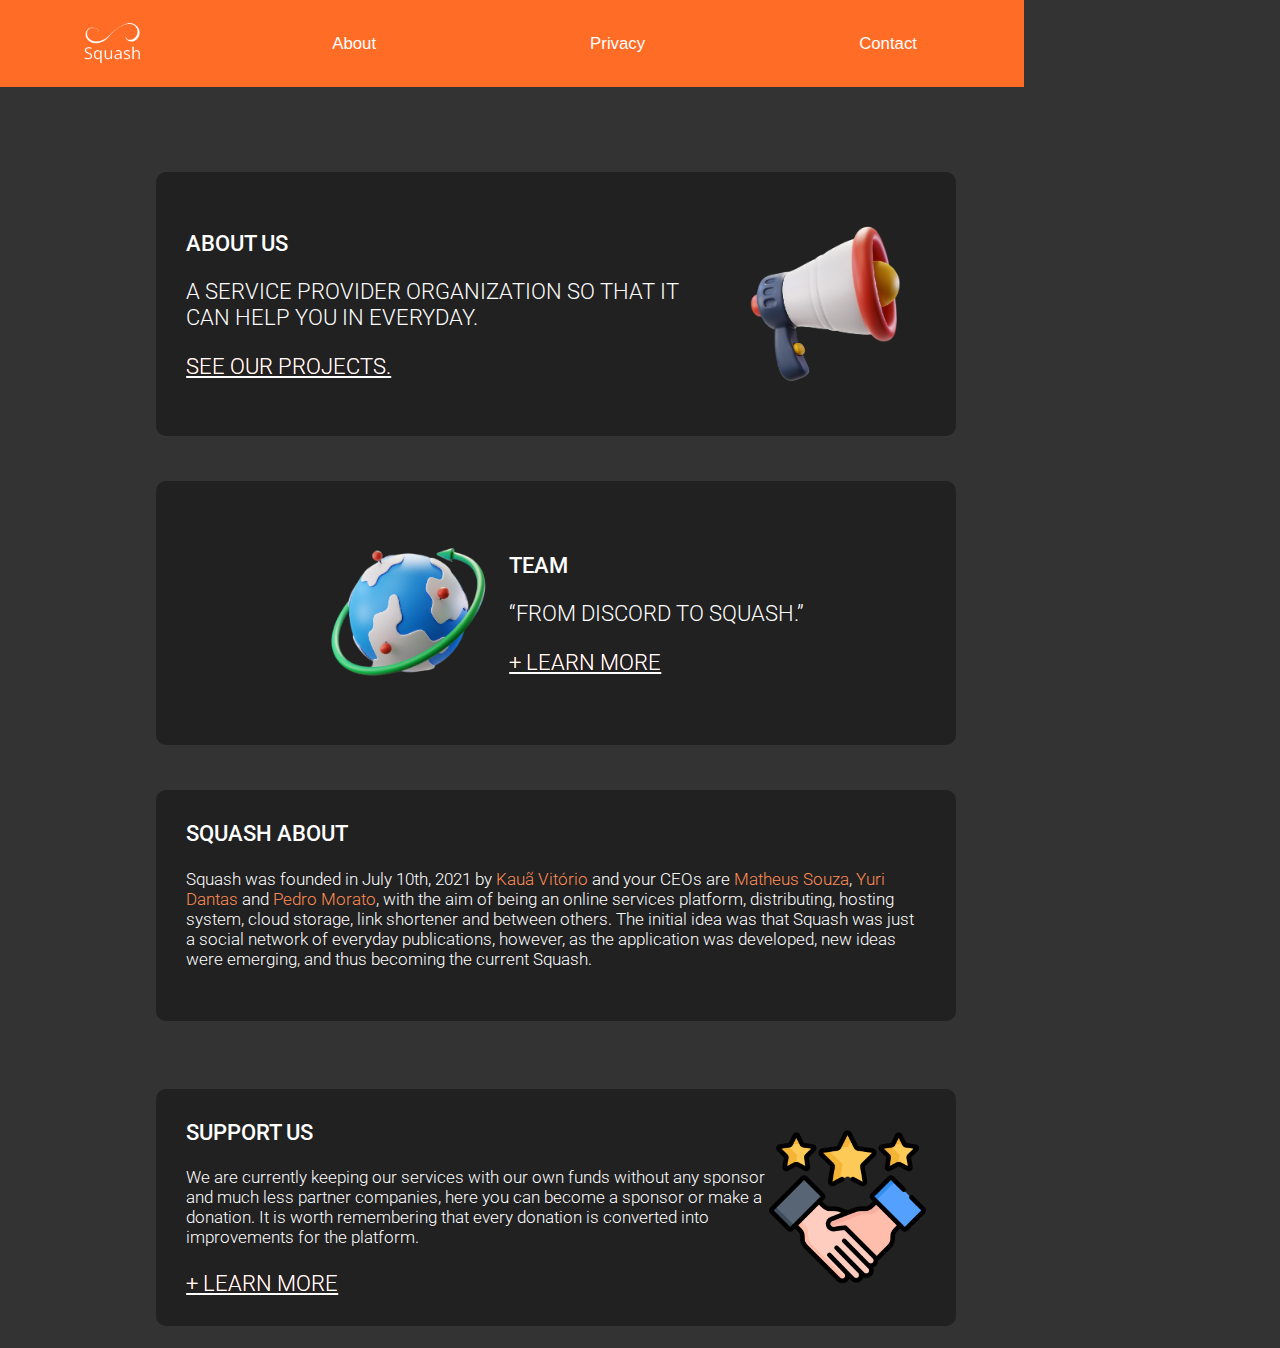
<file: public/index.html>
<!DOCTYPE html>
<html lang="en">
<head>

    <!-- Primary Meta Tags -->
    <meta name="title" content="Squash | Company Info">
    <meta name="description" content="A service provider organization so that it can help you in everyday.">

    <!-- Open Graph / Facebook -->
    <meta property="og:type" content="website">
    <meta property="og:url" content="https://squashc.com/">
    <meta property="og:image" content="https://squashc.com/src/assets/icons/social_app_logo.png">

    <!-- Twitter -->
    <meta property="twitter:card" content="summary_large_image">
    <meta property="twitter:url" content="https://squashc.com/">
    <meta property="twitter:image" content="https://squashc.com/src/assets/icons/social_app_logo.png">

    <meta charset="UTF-8">
    <meta http-equiv="X-UA-Compatible" content="IE=edge">
    <meta name="viewport" content="width=device-width, initial-scale=1.0">

    <title>Squash | Company Info</title>

    <!-- Fonts dependencies -->
    <link rel="preconnect" href="https://fonts.googleapis.com">
    <link rel="preconnect" href="https://fonts.gstatic.com" crossorigin>
    <link href="https://fonts.googleapis.com/css2?family=Roboto:wght@300;400;500&display=swap" rel="stylesheet">
    
    <!-- Icon -->
    <link rel="shortcut icon" href="./src/assets/icons/logo-icon.png" type="image/x-icon">
    
    <!-- Color css -->
    <link rel="stylesheet" href="./src/styles/colors.css" />

    <!-- Main css -->
    <link rel="stylesheet" href="./src/styles/index.css" />

    <!-- Global css -->
    <link rel="stylesheet" href="./src/styles/global.css" />

    <!-- Card css -->
    <link rel="stylesheet" href="./src/styles/cards.css" />

    <!--

        Hi there, hmm what you're looking here for? （っ＾▿＾）
        dont worry, feel free to explor our code 
        (👍≖‿‿≖)👍 👍(≖‿‿≖👍)

    -->
    
</head>
<body>
    <!-- Header Import  -->
    <iframe src="./src/header/index.html"></iframe>

        <!-- Cards Container -->
        <!-- About Us -->
        <section class="section-cards">
            <div class="card">
                <div class="column-text">
                    <h2 class="title-card">About Us</h2>
                    <h3 class="text-card">A SERVICE PROVIDER ORGANIZATION SO THAT IT CAN HELP YOU IN EVERYDAY.</h3>
                    <a href="./projects/index.html" class="text-link gradient-text">See our projects.</a>
                </div>
                <div class="column-img"><img src="./src/assets/img/about.png" class="img-aboutUs" alt=""></div>
            </div>
        </section>

        <!-- Discord history -->
        <section class="section-cards">
            <div class="card">
                <div class="column-img"><img src="./src/assets/img/team.png" class="img-aboutUs" alt=""></div>
                <div class="column-text">
                    <h2 class="title-card">Team</h2>
                    <h3 class="text-card">“FROM DISCORD TO SQUASH.”</h3>
                    <a href="./team/index.html" class="text-link gradient-text"> + Learn More</a>
                </div>
            </div>
        </section>

        <!-- About Squash -->
        <section class="section-cards">
            <div class="card about">
                <div class="column-text about">
                    <h2 class="title-card">Squash About</h2>
                    <h3 class="text-card about">Squash was founded in July 10th, 2021 by <a href="https://kauavitorio.com/" class="spam-card">Kauã Vitório</a> and your CEOs are <a href="https://www.linkedin.com/in/matheusssleite/" class="spam-card">Matheus Souza</a>, <a href="#" class="spam-card">Yuri Dantas</a> and <a href="#" class="spam-card">Pedro Morato</a>, with the aim of being an online services platform, distributing, hosting system, cloud storage, link shortener and between others. The initial idea was that Squash was just a social network of everyday publications, however, as the application was developed, new ideas were emerging, and thus becoming the current Squash.</h3>
                </div>
            </div>
        </section>

        <!-- Support Squash -->
        <section class="section-cards">
            <div class="card">
                <div class="column-text">
                    <h2 class="title-card">Support Us</h2>
                    <h3 class="text-card-semi">We are currently keeping our services with our own funds without any sponsor and much less partner companies, here you can become a sponsor or make a donation. It is worth remembering that every donation is converted into improvements for the platform.</h3>
                    <a href="./support-us/index.html" target="_blank" class="text-link gradient-text"> + Learn More</a>
                </div>
                <div class="column-img"><img src="./src/assets/img/support_card.png" class="img-support-us" alt=""></div>
            </div>
        </section>
    
    <!-- ============ Native Scripts ============ -->
    <script src="./src/scripts/index.js"></script>
</body>
</html>
</file>
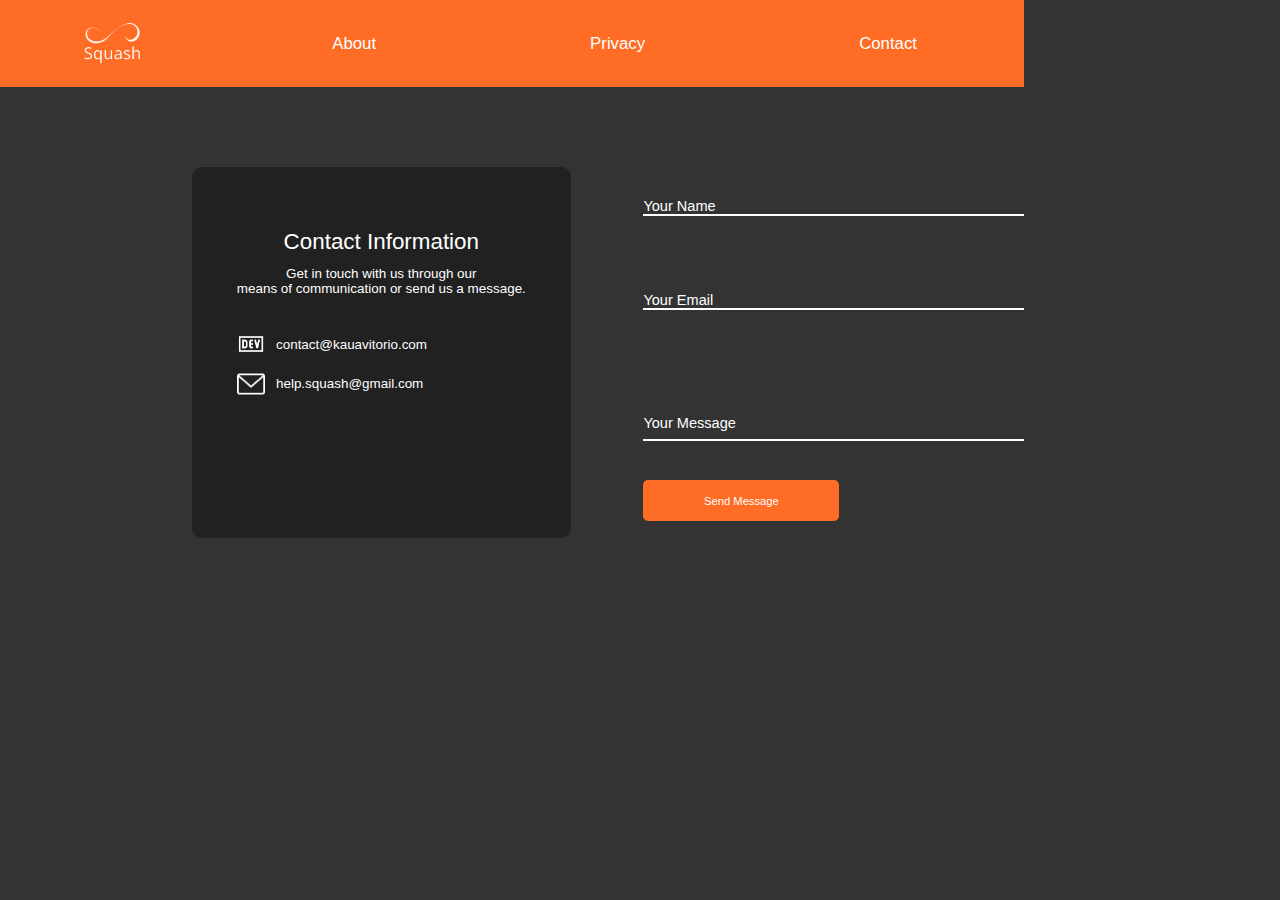
<file: public/contact/index.html>
<!DOCTYPE html>
<html lang="en">
<head>
    <meta charset="UTF-8">
    <meta http-equiv="X-UA-Compatible" content="IE=edge">
    <meta name="viewport" content="width=device-width, initial-scale=1.0">
    <title>Contact - Squash</title>
    
    <!-- Icon -->
    <link rel="shortcut icon" href="../src/assets/icons/logo-icon.png" type="image/x-icon">

    <!-- Color css -->
    <link rel="stylesheet" href="../src/styles/colors.css" />

    <!-- Main css -->
    <link rel="stylesheet" href="../src/styles/index.css" />

    <!-- Global css -->
    <link rel="stylesheet" href="../src/styles/global.css" />

    <!-- Card css -->
    <link rel="stylesheet" href="../src/styles/cards.css" />

    <!-- Contact css -->
    <link rel="stylesheet" href="../src/styles/contact.css" />

</head>
<body>

    <!-- Header Import  -->
    <iframe src="../src/header/index.html"></iframe>

    <div class="container-contact">
        <div class="box-contact">
            <div class="container-text">
                <h2 class="title-contact">Contact Information</h2>
                <h4 class="text-contact">Get in touch with us through our <br>means of communication or send us a message.</h4><br>
                <div class="container-phone">
                    <img src="./assets/icons/ic_dev.png" class="icon-phone" alt="">
                    <h3 class="text-email">contact@kauavitorio.com</h3>
                </div>
                <div class="container-email">
                    <img src="./assets/icons/envelope.png" class="icon-envelope" alt="">
                    <h3 class="text-email">help.squash@gmail.com</h3>
                </div>
            </div>
        </div>
        <div class="box-form">
            <form action="https://formspree.io/f/xzbyqjgg"
                method="POST">

                <!-- User name input -->
                <label for="name" class="sr-only name">Your Name</label>
                <input type="text" name="_name" id="name" class="input-name"  placeholder="Your Name">

                <!-- User email input -->
                <label for="email" class="sr-only email">Your Email</label>
                <input type="email" name="_replyto" id="email" class="input-email" placeholder="Your Email">

                <!-- User message input -->
                <label for="message" class="sr-only message">Message</label>
                <textarea name="message" id="message" class="text-message" cols="30" rows="0" placeholder="Your Message"></textarea>

                <button type="submit" class="btn-form-contact">Send Message</button>
            </form>
        </div>
    </div>
</body>
<script src="../contact/src/script.js"></script>
</html>
</file>
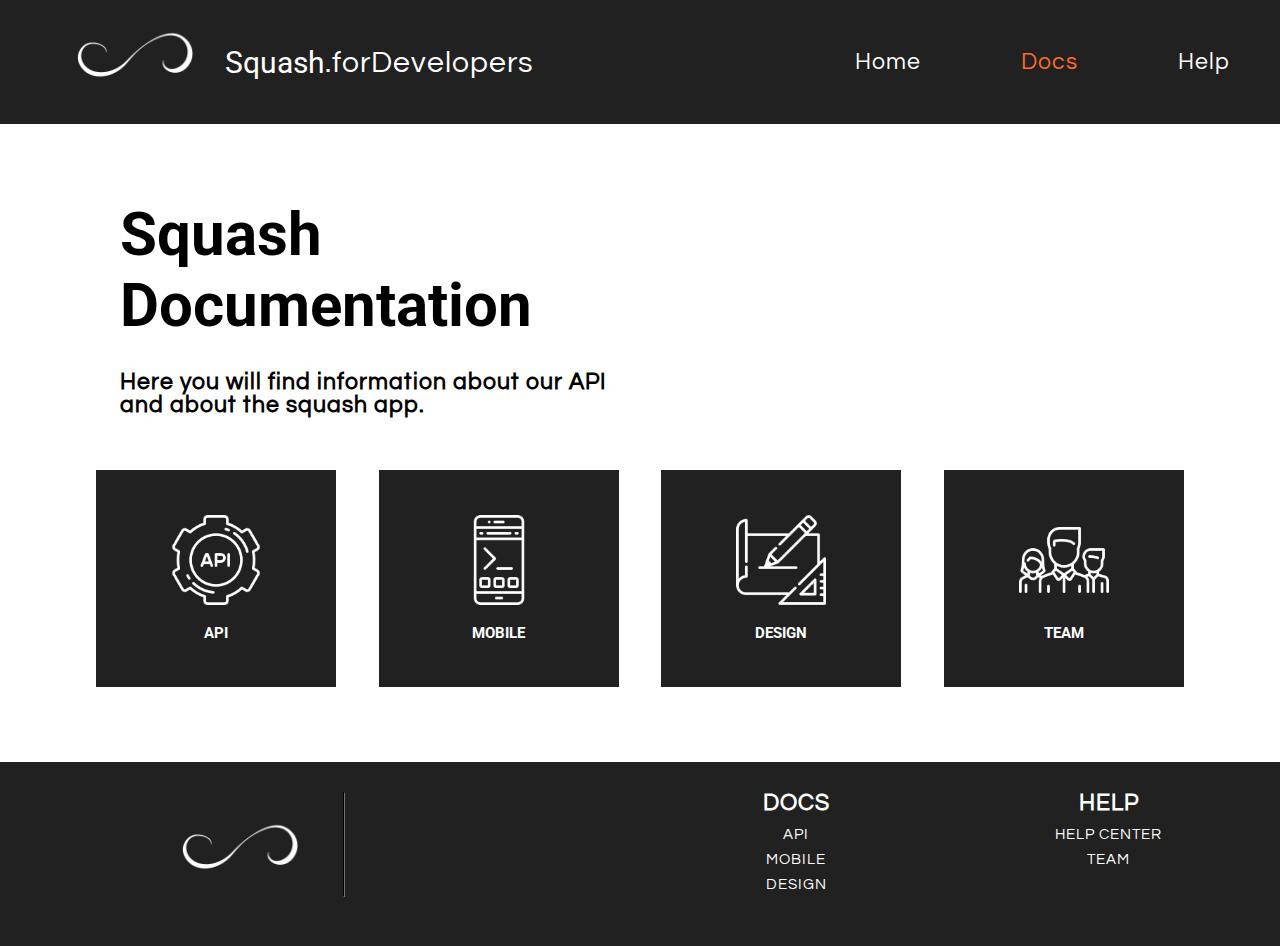
<file: public/documentation/index.html>
<!DOCTYPE html>
<html lang="en">
<head>
    <meta charset="UTF-8">
    <meta http-equiv="X-UA-Compatible" content="IE=edge">
    <meta name="viewport" content="width=device-width, initial-scale=1.0">
    <title>Documentation - Squash</title>
    <link rel="shortcut icon" href="../src/logo/logo_icon.png" type="image/x-icon">
    <link rel="preconnect" href="https://fonts.googleapis.com">
    <link rel="preconnect" href="https://fonts.gstatic.com" crossorigin>
    <link href="https://fonts.googleapis.com/css2?family=Questrial&family=Roboto:wght@300;400;700;900&family=Tajawal&display=swap" rel="stylesheet">
    <link rel="stylesheet" href="./src/css/homeDoc.css">
</head>
<body>
    <header>
        <nav>
            <ul>
                <li><img class="logo" src="../src/logo/logo_icon.png" alt="Logo Squash"></li>
                <a href=""><li class="link squash active">Squash</li></a>
                <a href=""><li class="link dev active">.forDevelopers</li></a>
            </ul>
            <ul class="menu active">
                <!-- <a href=""><img class="menu-icon" src="../icons/menu.png" alt=""></a> -->
                <a href="./index.html"><li class="link action">Home</li></a>
                <a href=""><li id="loc" class="link action">Docs</li></a>
                <a href=""><li class="link action">Help</li></a>
            </ul>
        </nav>
    </header>
    <section>
        <main>
            <h2 class="text-main">Squash<br>Documentation</h2>
            <h3 class="subText-main">Here you will find information about our API<br>
                and about the squash app.</h3>
            <div class="container">
                <div class="block">
                    <img src="../src/icons/api.png" alt="">
                    <h4>API</h4>
                </div>
                <div class="block">
                    <img src="../src/icons/mobile.png" alt="">
                    <h4>Mobile</h4>
                </div>
                <div class="block">
                    <img src="../src/icons/design.png" alt="">
                    <h4>Design</h4>
                </div>
                <div class="block">
                    <img src="../src/icons/team.png" alt="">
                    <h4>Team</h4>
                </div>
            </div>
        </main>
    </section>
    <footer>
        <div class="footer logo">
            <img class="logo" src="../src/logo/logo_icon.png" alt="Logo Squash">
        </div>
        <hr>
        <div class="footer docs">
            <h3>DOCS</h3>
            <a class="text-footer" href=""><p>API</p></a>
            <a class="text-footer" href=""><p>MOBILE</p></a>
            <a class="text-footer" href=""><p>DESIGN</p></a>
        </div>
        <div class="footer help">
            <h3>HELP</h3>
            <a class="text-footer" href=""><p>HELP CENTER</p></a>
            <a class="text-footer" href=""> <p>TEAM</p></a>
        </div>
    </footer>
</body>
</html>
</file>
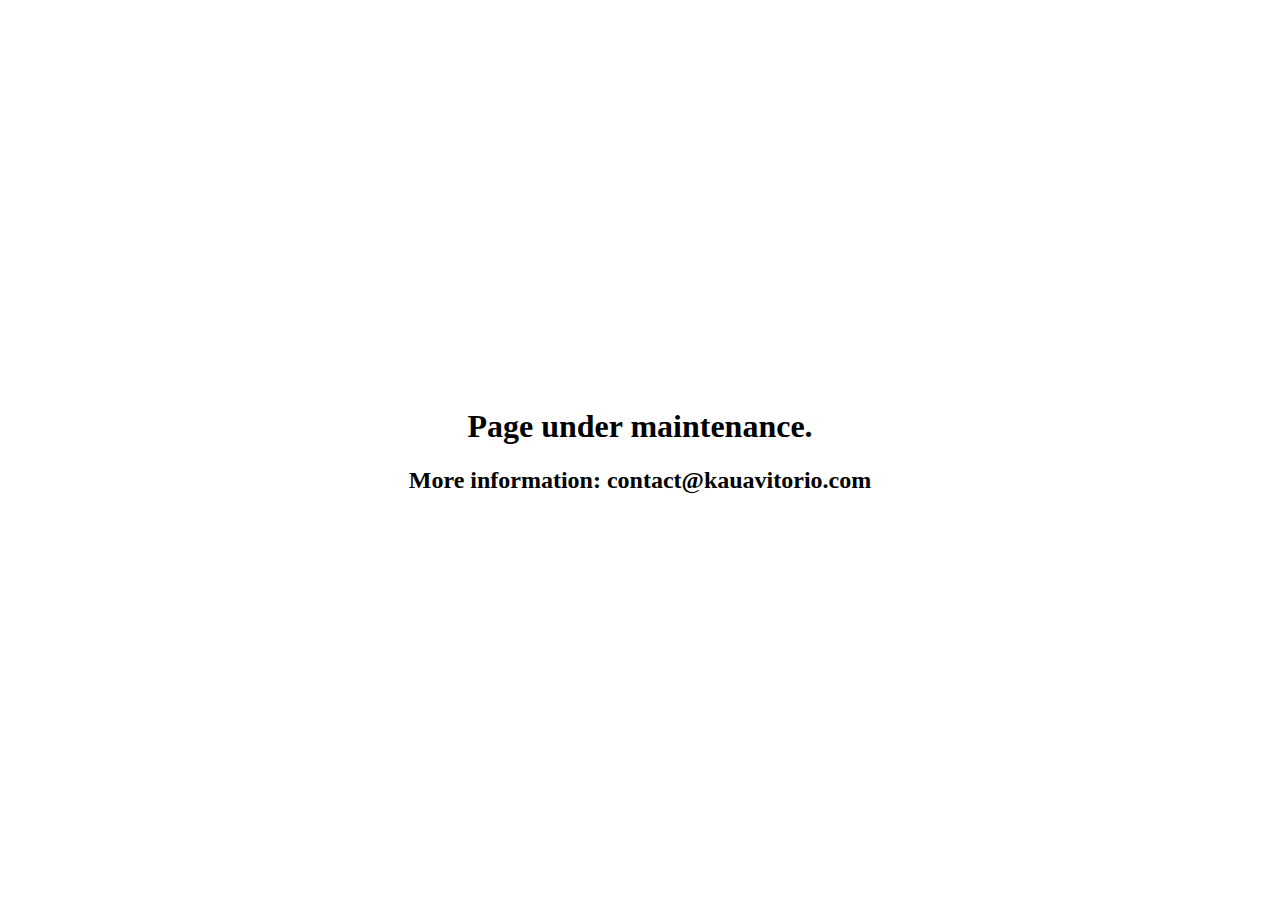
<file: public/old/index.html>
<!DOCTYPE html>
<html lang="en">
<head>
    <meta charset="UTF-8">
    <meta http-equiv="X-UA-Compatible" content="IE=edge">
    <meta name="viewport" content="width=device-width, initial-scale=1.0">
    <title>Squash</title>
    <link rel="shortcut icon" href="https://squash.kauavitorio.com/src/logo/logo_icon.png" type="image/x-icon">
</head>
<body>
    <div style="position: absolute;
    top: 50%;
    left: 50%;
    text-align: center;
    /* bring your own prefixes */
    transform: translate(-50%, -50%);"><h1>Page under maintenance.</h2>
    <h2>More information: contact@kauavitorio.com</h2></div>
</body>
</html>
</file>
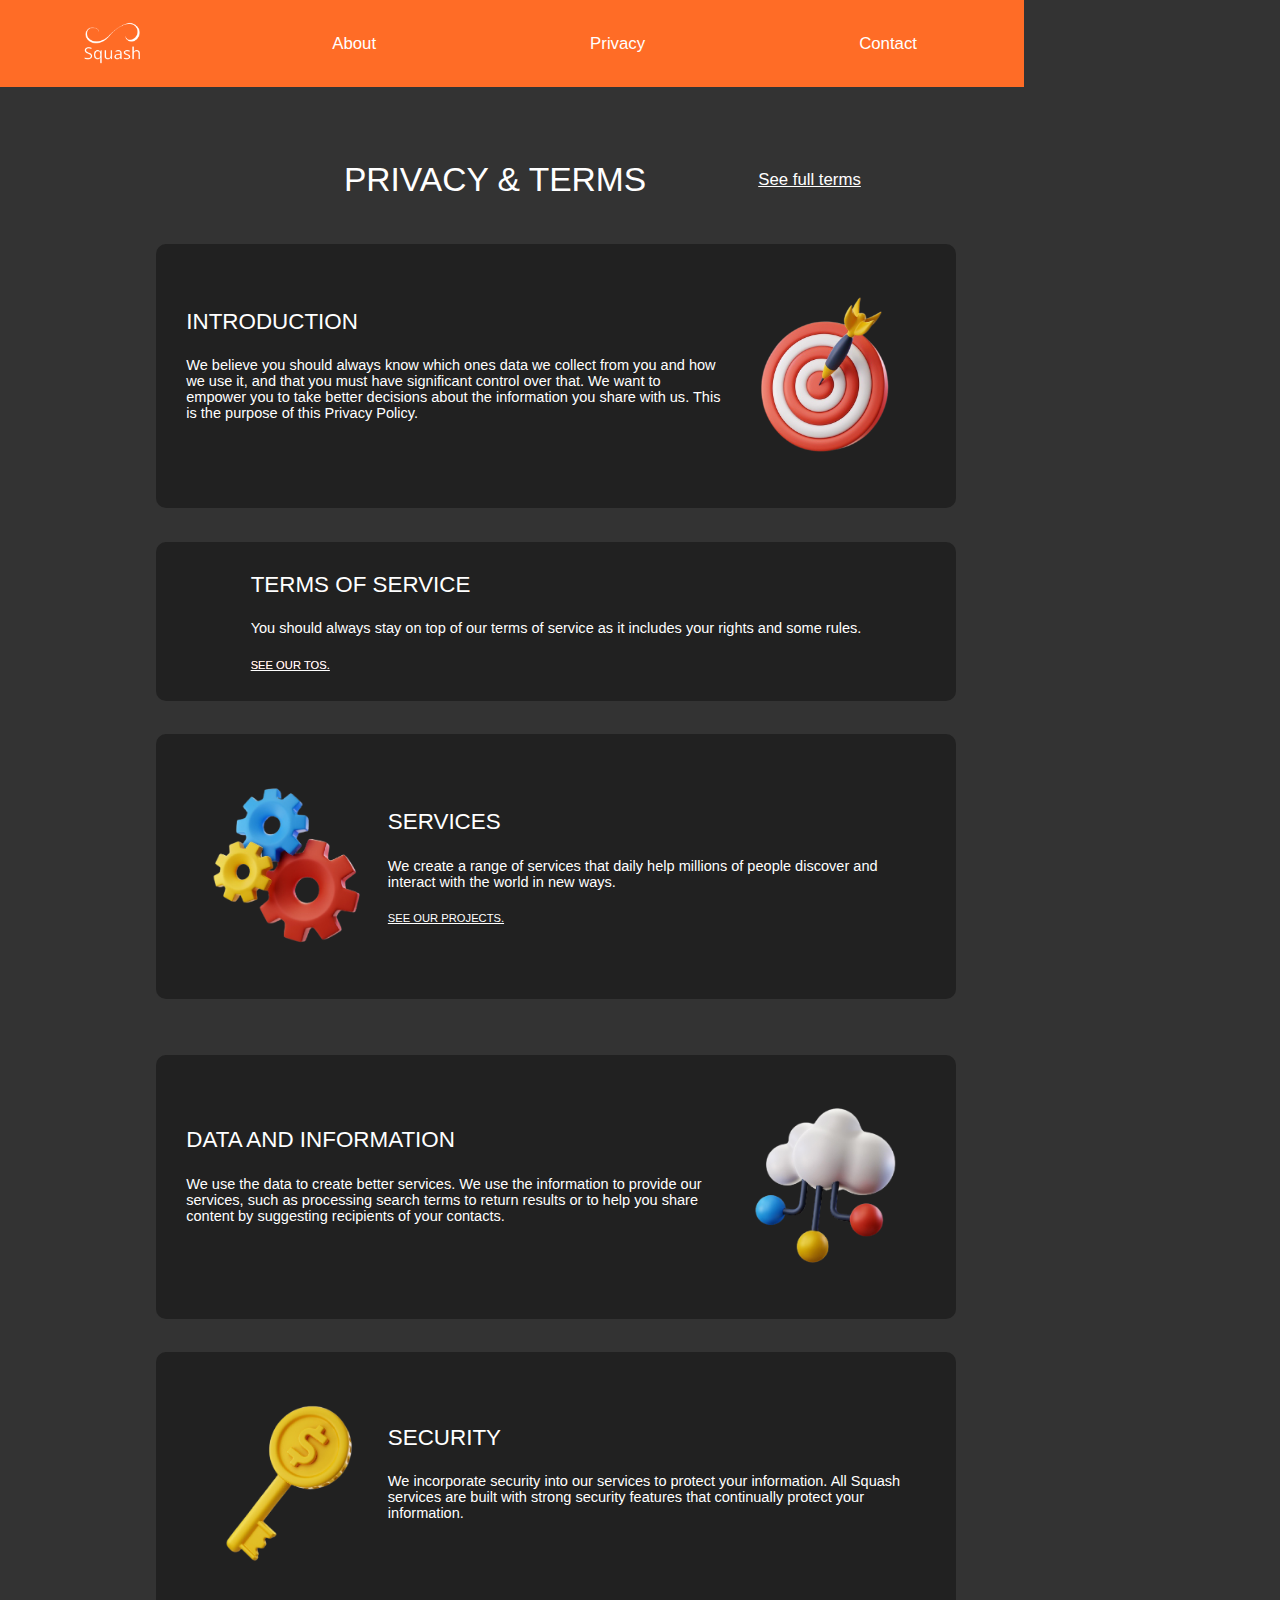
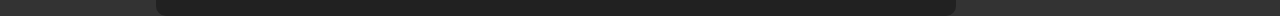
<file: public/privacy/index.html>
<!DOCTYPE html>
<html lang="en">
<head>
    <meta charset="UTF-8">
    <meta http-equiv="X-UA-Compatible" content="IE=edge">
    <meta name="viewport" content="width=device-width, initial-scale=1.0">
    <title>Privacy - Squash</title>

    <!-- Icon -->
    <link rel="shortcut icon" href="https://kauavitorio.com/host-items/logo-icon-png.png" type="image/x-icon">

     <!-- Color css -->
     <link rel="stylesheet" href="../src/styles/colors.css" />

     <!-- Main css -->
     <link rel="stylesheet" href="../src/styles/index.css" />
 
     <!-- Global css -->
     <link rel="stylesheet" href="../src/styles/global.css" />
 
     <!-- Card css -->
     <link rel="stylesheet" href="../src/styles/cards.css" />

     <!-- Privacy css -->
     <link rel="stylesheet" href="../src/styles/privacy.css" />

</head>
<body>
    
    <!-- Header Import  -->
    <iframe src="../src/header/index.html"></iframe>

    <!-- Cards Container -->
    <div class="main-body">

        <!-- Page title theme -->
        <section class="page-header">
            <div class="container-title">
                <h1 class="title-page">Privacy & Terms </h1>
                <a href="https://cloud.squashc.com/privacy/" target="_blank" rel="noopener noreferrer" class="text-privacy-link">See full terms</a>
            </div>
        </section>

        <!-- Introduction Container -->
        <section class="section-cards">
            <div class="card">
                <div class="column-text">
                    <h2 class="title-card">Introduction</h2>
                    <h3 class="text-card privacy">We believe you should always know which ones
                        data we collect from you and how we use it, and
                        that you must have significant control over
                        that. We want to empower you to take better
                        decisions about the information you
                        share with us. This is the purpose of this
                        Privacy Policy.</h3>
                </div>
                <div class="column-img"><img src="./asset/img/introduction.png" class="img-aboutUs" alt=""></div>
            </div>
        </section>

        <!-- Terms of Service -->
        <section class="section-cards">
            <div class="card">
                <div class="column-text">
                    <h2 class="title-card">Terms of Service</h2>
                    <h3 class="text-card privacy">You should always stay on top of our terms of service as it includes your rights and some rules.</h3>
                        <a href="../privacy/tos/index.html" class="text-link privacy  gradient-text">See our TOS.</a>
                </div>
            </div>
        </section>

        <!-- Services Container -->
        <section class="section-cards">
            <div class="card">
                <div class="column-img"><img src="./asset/img/services.png" class="img-aboutUs" alt=""></div>
                <div class="column-text">
                    <h2 class="title-card">Services</h2>
                    <h3 class="text-card privacy">We create a range of services that daily help millions of people discover and interact with the world in new ways.</h3>
                    <a href="../projects/index.html" class="text-link privacy">See our projects.</a>
                </div>
            </div>
        </section>

        <!-- Data and Information Container -->
       <section class="section-cards">
           <div class="card">
               <div class="column-text">
                   <h2 class="title-card">Data and Information</h2>
                   <h3 class="text-card privacy">We use the data to create better services.
                       We use the information to provide our services, such as processing search terms to return results or to help you share content by suggesting recipients of your contacts.</h3>
               </div>
               <div class="column-img"><img src="./asset/img/data.png" class="img-aboutUs" alt=""></div>
           </div>
       </section>

       <!-- Security Container -->
       <section class="section-cards">
           <div class="card">
               <div class="column-img"><img src="./asset/img/key.png" class="img-aboutUs" alt=""></div>
               <div class="column-text">
                   <h2 class="title-card">Security</h2>
                   <h3 class="text-card privacy">We incorporate security into our services to protect your information. All Squash services are built with strong security features that continually protect your information.</h3>
               </div>
           </div>
       </section>
    </div>

    <!-- ======= Main page script ======= -->
    <script src="./src/script.js"></script>
</body>
</html>
</file>
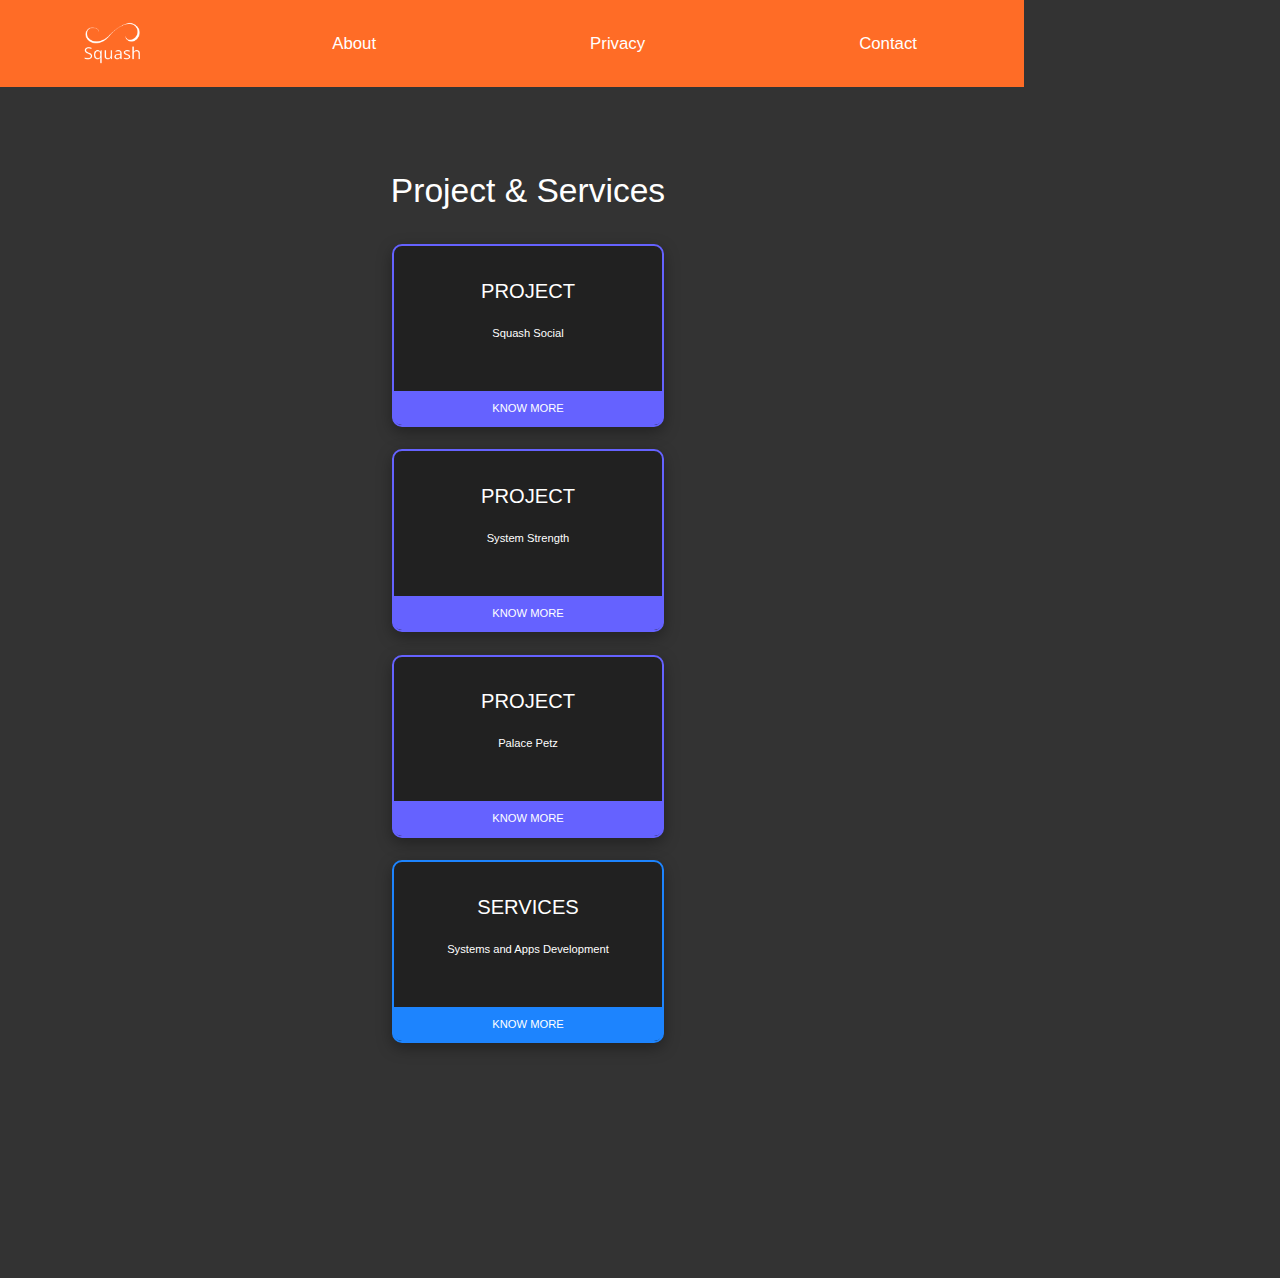
<file: public/projects/index.html>
<!DOCTYPE html>
<html lang="en">
<head>
    <meta charset="UTF-8">
    <meta http-equiv="X-UA-Compatible" content="IE=edge">
    <meta name="viewport" content="width=device-width, initial-scale=1.0">
    <title>Projects & Services - Squash</title>

    <!-- Icon -->
    <link rel="shortcut icon" href="../src/assets/icons/logo-icon.png" type="image/x-icon">
    
    <!-- Color css -->
    <link rel="stylesheet" href="../src/styles/colors.css" />

    <!-- Main css -->
    <link rel="stylesheet" href="../projects/src/style.css" />

    <!-- Global css -->
    <link rel="stylesheet" href="../src/styles/global.css" />

    <!-- Card css -->
    <link rel="stylesheet" href="../src/styles/cards.css" />
    
    <!-- Projects css-->
    <link rel="stylesheet" href="../src/styles/projects.css" />
</head>
<body>
    <!-- Header Import -->
    <iframe src="../src/header/index.html"></iframe>

    <section>
        <h1 class="title-page">Project & Services</h1>
        <div class="container-box">
            <div class="container-projects">
                <div class="box ">
                    <h3>Project</h3><br><br>
                    <h4>Squash Social</h4><br><br>
                    <a href="../projects/social/index.html">Know More</a>
                </div>
                <div class="box">
                    <h3>Project</h3><br><br>
                    <h4>System Strength</h4><br><br>
                    <a href="https://systemstrength.web.app/">Know More</a>
                </div>
                <div class="box">
                    <h3>Project</h3><br><br>
                    <h4>Palace Petz</h4><br><br>
                    <a href="https://play.google.com/store/apps/details?id=co.kaua.palacepetz">Know More</a>
                </div>
            </div>
            <div class="container-services">
                <!-- <div class="box">
                    <h3>Services</h3><br><br>
                    <h4>URL shortener</h4><br><br>
                    <a href="#" onclick="alert(`Under Development`)">Know More</a>
                </div> -->
                <div class="box">
                    <h3>Services</h3><br><br>
                    <h4>Systems and Apps Development</h4><br><br>
                    <a href="../projects/development/index.html">Know More</a>
                </div>
                <!-- <div class="box">
                    <h3>Services</h3><br><br>
                    <h4>Storage Service (Squash Cloud)</h4><br><br>
                    <a href="#" onclick="alert(`Under Development`)">Know More</a>
                </div> -->
            </div>
        </div>
    </section>
</body>
</html>
</file>
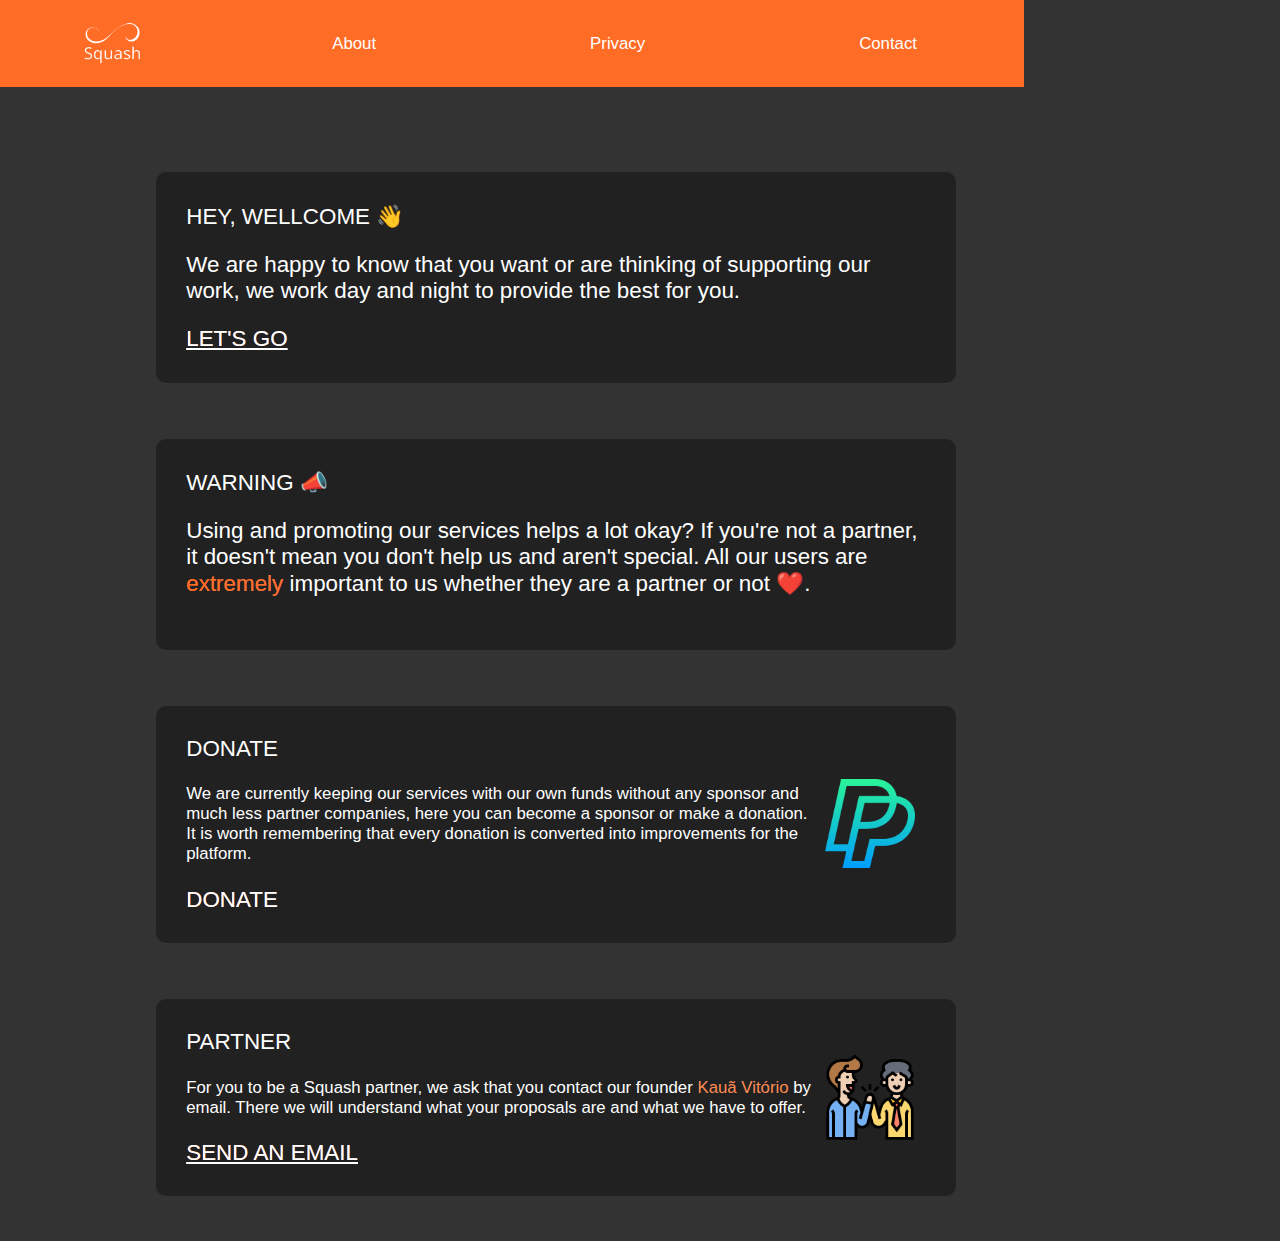
<file: public/support-us/index.html>
<!DOCTYPE html>
<html lang="en">
<head>

    <!-- Primary Meta Tags -->
    <meta name="title" content="Support Us - Squash">
    <meta name="description" content="A service provider organization so that it can help you in everyday.">

    <!-- Open Graph / Facebook -->
    <meta property="og:type" content="website">
    <meta property="og:url" content="https://squashc.com/">
    <meta property="og:image" content="https://squashc.com/src/assets/icons/social_app_logo.png">

    <!-- Twitter -->
    <meta property="twitter:card" content="summary_large_image">
    <meta property="twitter:url" content="https://squashc.com/">
    <meta property="twitter:image" content="https://squashc.com/src/assets/icons/social_app_logo.png">

    <meta charset="UTF-8">
    <meta http-equiv="X-UA-Compatible" content="IE=edge">
    <meta name="viewport" content="width=device-width, initial-scale=1.0">
    <title>Support Us - Squash</title>
    
    <!-- Icon -->
    <link rel="shortcut icon" href="../src/assets/icons/logo-icon.png" type="image/x-icon">
    
    <!-- Color css -->
    <link rel="stylesheet" href="../src/styles/colors.css" />

    <!-- Main css -->
    <link rel="stylesheet" href="../support-us/src/style.css" />

    <!-- index css -->
    <link rel="stylesheet" href="../src/styles/index.css" />

    <!-- Global css -->
    <link rel="stylesheet" href="../src/styles/global.css" />

    <!-- Card css -->
    <link rel="stylesheet" href="../src/styles/cards.css" />

</head>
<body>

    <!-- Header Import  -->
    <iframe src="../src/header/index.html"></iframe>


    <!-- Cards Container -->
    <!-- Hey, wellcome 👋 -->
    <section class="section-cards">
        <div class="card">
            <div class="column-text">
                <h2 class="title-card">Hey, wellcome 👋</h2>
                <h3 class="text-card">We are happy to know that you want or are thinking of supporting our work, we work day and night to provide the best for you.</h3>
                <a href="#donate-section" class="text-link gradient-text">Let's go</a>
            </div>
        </div>
    </section>

    <!-- Warning -->
    <section class="section-cards">
        <div class="card">
            <div class="column-text">
                <h2 class="title-card">Warning 📣</h2>
                <h3 class="text-card">Using and promoting our services helps a lot okay? If you're not a partner, it doesn't mean you don't help us and aren't special. All our users are <spam class="gradient-text">extremely</spam> important to us whether they are a partner or not ❤️.
                </h3>
            </div>
        </div>
    </section>

    <!-- Donate -->
    <section class="section-cards" id="donate-section">
        <div class="card">
            <div class="column-text">
                <h2 class="title-card">Donate</h2>
                <h3 class="text-card-semi">We are currently keeping our services with our own funds without any sponsor and much less partner companies, here you can become a sponsor or make a donation. It is worth remembering that every donation is converted into improvements for the platform.</h3>
                <a onclick="alertDonate()" target="_blank" class="text-link gradient-text">Donate</a>
            </div>
            <div class="column-img"><img src="../src/assets/icons/ic_paypal.png" class="img-aboutUs short" alt=""></div>
        </div>
    </section>

    <!-- Partner -->
    <section class="section-cards" id="partner-section">
            <div class="card">
                <div class="column-text">
                    <h2 class="title-card">Partner</h2>
                    <h3 class="text-card-semi">For you to be a Squash partner, we ask that you contact our founder <a href="https://kauavitorio.com/" class="spam-card">Kauã Vitório</a> by email. There we will understand what your proposals are and what we have to offer.</h3>
                    <a href="mailto:contact@kauavitorio.com?subject=I want to be a Squash partner"
                    target="_blank" class="text-link gradient-text">Send an email</a>
                </div>
                <div class="column-img"><img src="../src/assets/img/img_alliance.png" class="img-aboutUs short" alt=""></div>
            </div>
        </section>


    <!-- Smooth scrolling  -->
    <script>
        document.querySelectorAll('a[href^="#"]').forEach(a => {
            a.addEventListener('click', function (e) {
                e.preventDefault();
                var href = this.getAttribute("href");
                var elem = document.querySelector(href)||document.querySelector("a[name="+href.substring(1, href.length)+"]");
                //gets Element with an id of the link's href 
                //or an anchor tag with a name attribute of the href of the link without the #
                window.scroll({
                    top: elem.offsetTop, 
                    left: 0, 
                    behavior: 'smooth' 
                });
            });
        });
    </script>

    <!-- Donater alert warning -->
    <!-- This notice needs to be checked when the final version is ready -->
    <script>
        function alertDonate(){
            if (window.confirm('Warning !!\nThe recipient of the donation must appear as Roberto Victorio or kauavitorioof@gmail.com'))
            {
                window.open('https://www.paypal.com/donate?hosted_button_id=Z8RBWU4EGXR2N', '_blank');
            }
        }
    </script>
    
</body>
</html>
</file>
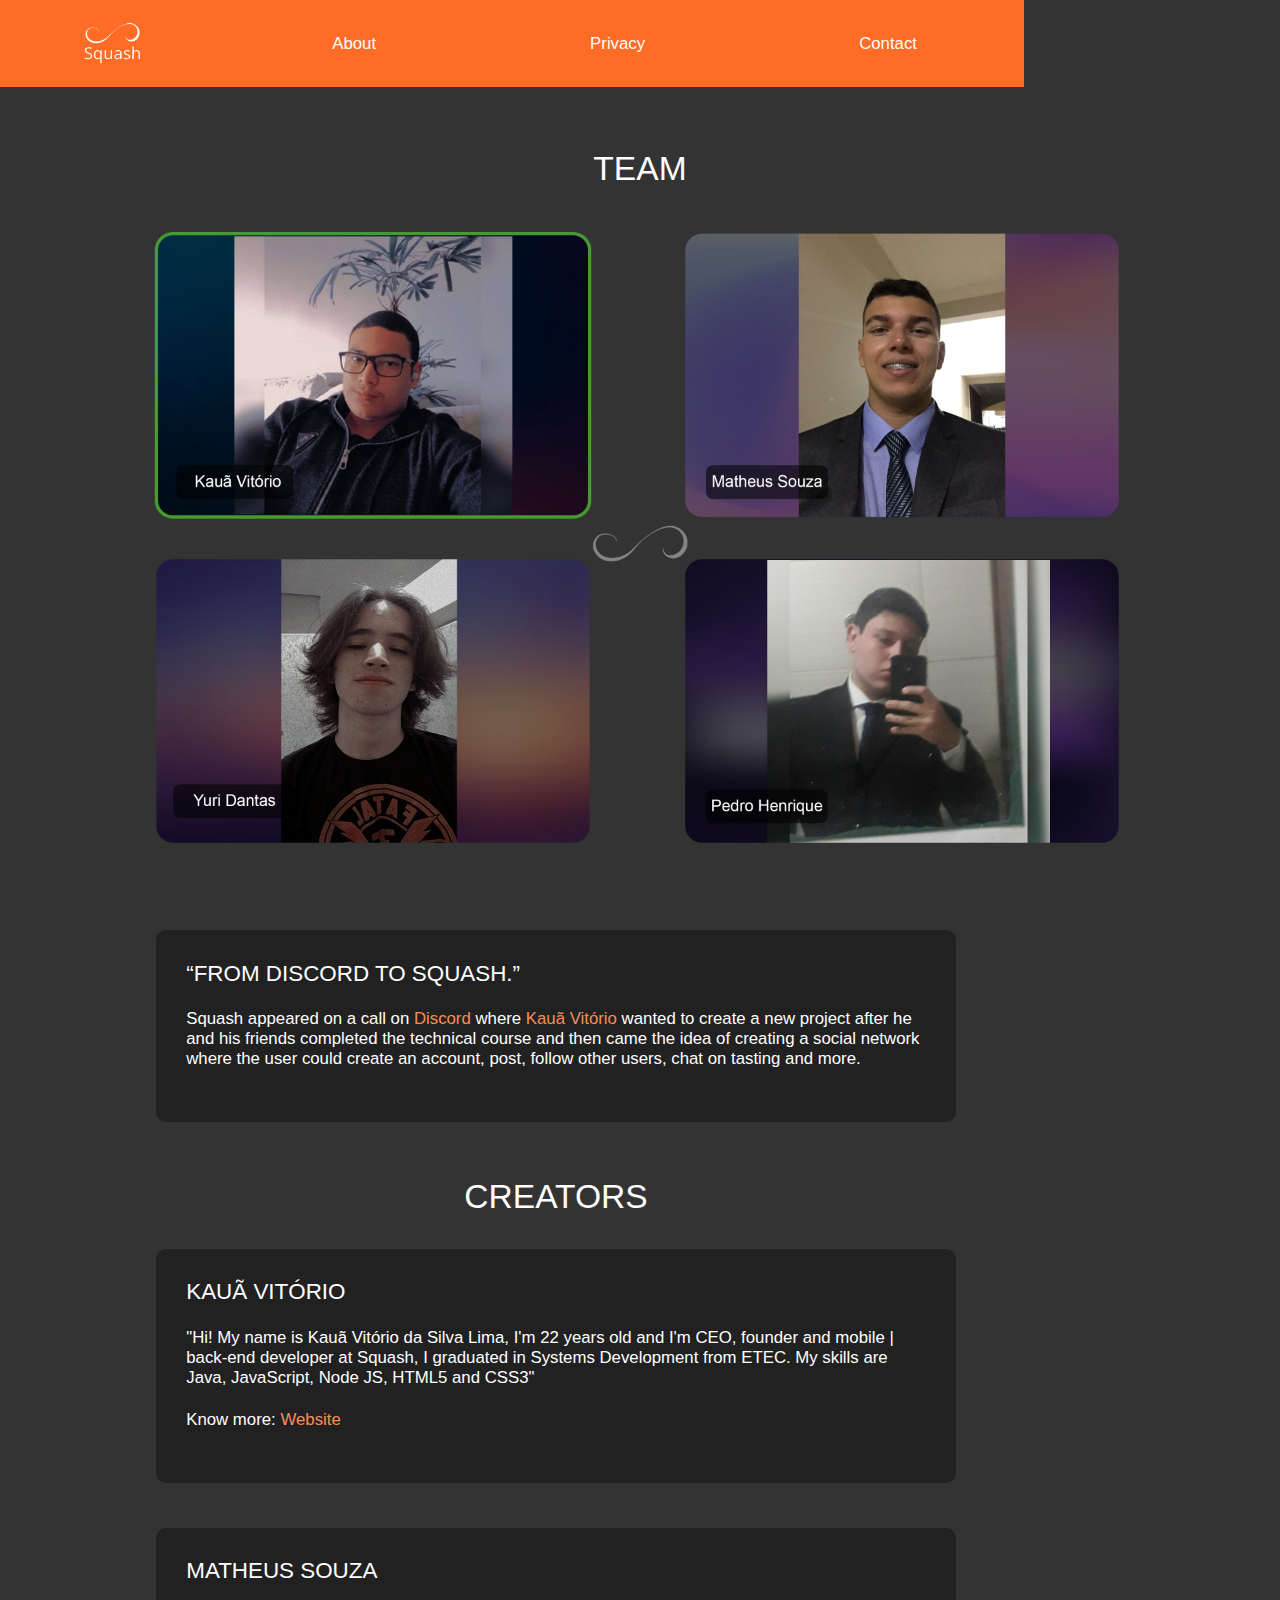
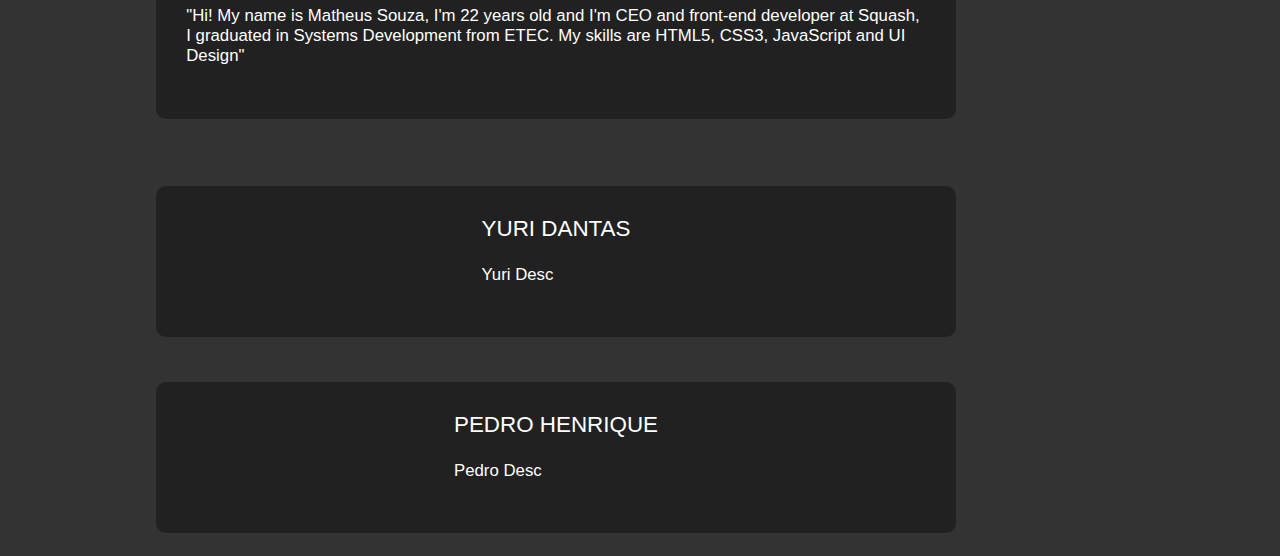
<file: public/team/index.html>
<!DOCTYPE html>
<html lang="en">
<head>
    <meta charset="UTF-8">
    <meta http-equiv="X-UA-Compatible" content="IE=edge">
    <meta name="viewport" content="width=device-width, initial-scale=1.0">
    <title>Squash | Team</title>

    <!-- Icon -->
    <link rel="shortcut icon" href="../Design/logo/logo-icon-png.png" type="image/x-icon">

    <!-- Color css -->
    <link rel="stylesheet" href="../src/styles/colors.css" />

    <!-- Main css -->
    <link rel="stylesheet" href="../src/styles/index.css" />

    <!-- Global css -->
    <link rel="stylesheet" href="../src/styles/global.css" />

    <!-- Card css -->
    <link rel="stylesheet" href="../src/styles/cards.css" />

    <!-- Team css -->
    <link rel="stylesheet" href="../src/styles/team.css" />

</head>
<body>
    <!-- Header Import  -->
    <iframe src="../src/header/index.html"></iframe>

    <div class="container-team" id="squash-team-pic">
        <h1 class="title">TEAM</h1>
        <div class="container-cards">
            <img src="../Design/Team/team_image_no_bg.png" class="img-team" alt="">
        </div>
    </div>

    <!-- “FROM DISCORD TO SQUASH.” -->
    <section class="section-cards" id="from-discord">
        <div class="card about">
            <div class="column-text about">
                <h2 class="title-card">“FROM DISCORD TO SQUASH.”</h2>
                <h3 class="text-card-semi">Squash appeared on a call on <a href="https://discord.com/" class="spam-card">Discord</a> where <a href="https://kauavitorio.com/" class="spam-card">Kauã Vitório</a> wanted to create a new project after he and his friends completed the technical course and then came the idea of creating a social network where the user could create an account, post, follow other users, chat on tasting and more.</h3>
            </div>
        </div>
    </section>

    <!-- Squash Creators -->
    <section id="creators">

        <!-- Title -->
        <section class="page-header">
            <div class="container-title">
                <h1 class="title-page">CREATORS</h1>
            </div>
        </section>

        <!-- Kaua Vitorio -->
        <section class="section-cards" id="kaua-vitorio">
            <div class="card about">
                <div class="column-text about">
                    <h2 class="title-card">Kauã Vitório</h2>
                    <h3 class="text-card-semi" id="desc-kaua-vitorio"></h3>
                    <h3 class="text-card-semi" id="more-kaua-vitorio">Know more: <a href="https://kauavitorio.com/" class="spam-card" >Website</a></h3>
                </div>
            </div>
        </section>

        <!-- Matheus Souza -->
        <section class="section-cards" id="matehus-souza">
            <div class="card about">
                <div class="column-text about">
                    <h2 class="title-card">Matheus Souza</h2>
                    <h3 class="text-card-semi" id="desc-matheus-souza"></h3>
                </div>
            </div>
        </section>

        <!-- Yuri Dantas -->
        <section class="section-cards" id="yuri-dantas">
            <div class="card about">
                <div class="column-text about">
                    <h2 class="title-card">Yuri Dantas</h2>
                    <h3 class="text-card-semi">Yuri Desc</h3>
                </div>
            </div>
        </section>

        <!-- Pedro Henrique -->
        <section class="section-cards" id="pedro-henrique">
            <div class="card about">
                <div class="column-text about">
                    <h2 class="title-card">Pedro Henrique</h2>
                    <h3 class="text-card-semi">Pedro Desc</h3>
                </div>
            </div>
        </section>

    </section>

    <script>
    function calculate_age(dob) { 
        var diff_ms = Date.now() - dob.getTime();
        var age_dt = new Date(diff_ms); 
        return Math.abs(age_dt.getUTCFullYear() - 1970);
    }

    var kaua_age = calculate_age(new Date(2004, 04, 31));
    var matheus_age = calculate_age(new Date(2003, 08, 29));

    var desc_matheus = document.getElementById("desc-matheus-souza");
    desc_matheus.innerHTML = `"Hi!
                            My name is Matheus Souza, I'm `+ matheus_age +` years old and I'm CEO and front-end developer at Squash, I graduated in Systems Development from ETEC. My skills are HTML5, CSS3, JavaScript and UI Design"`

    var desc_kaua = document.getElementById("desc-kaua-vitorio");
    desc_kaua.innerHTML = `"Hi!
                            My name is Kauã Vitório da Silva Lima, I'm `+ kaua_age +` years old and I'm CEO, founder and mobile | back-end developer at Squash, I graduated in Systems Development from ETEC. My skills are Java, JavaScript, Node JS, HTML5 and CSS3"`

    </script>
</body>
</html>
</file>
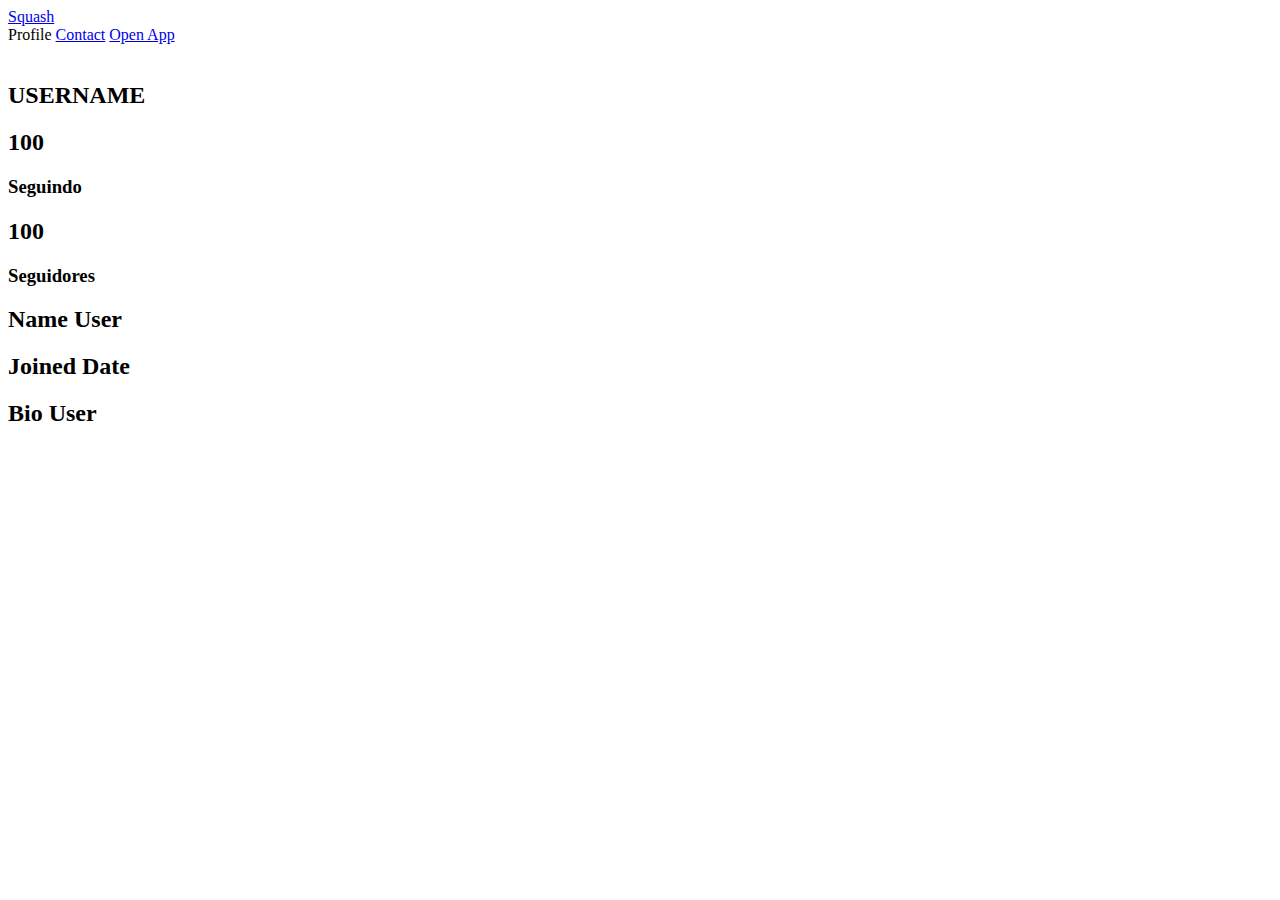
<file: public/old/profile/index.html>
<!DOCTYPE html>
<html lang="en">
<head>
    <meta charset="UTF-8">
    <meta http-equiv="X-UA-Compatible" content="IE=edge">
    <meta name="viewport" content="width=device-width, initial-scale=1.0">
    <title>Squash - Loading</title>
    <link rel="shortcut icon" href="https://squash.kauavitorio.com/src/logo/logo_icon.png" type="image/x-icon">
    <link rel="stylesheet" href="https://squash.kauavitorio.com/profile/src/css/index.css">
</head>
<body>
    <!-- Header -->
    <div class="header">
        <a href="https://squash.kauavitorio.com" class="logo">Squash</a>
        <div class="header-right">
            <a id="profile_header_buttom" class="active">Profile</a>
            <a href="https://www.kauavitorio.com/contact">Contact</a>
            <a href="intent://squash-app?directLink=true#Intent;scheme=squash;package=dev.kaua.squash;end">Open App</a>
        </div>
    </div>

    <!-- Body -->
    <div class="body">
        <div class="user_info_container">
            <img id="user_profile_image" class="user_image" style="border-radius: 50%">
            <div class="base_info">
                <h2 class="txt_username" id="username_text">USERNAME</h2>
                <div class="base_followers_ing">
                    <div class="following">
                        <h2 id="txt_following">100</h2>
                        <h3 class="base_following" id="base_following">Seguindo</h3>
                    </div>
                    <div class="followers">
                        <h2 id="txt_followers">100</h2>
                        <h3 class="base_followers" id="base_followers">Seguidores</h3>
                    </div>
                </div>
                <h2 id="name_user">Name User</h2>
                <h2 id="joined_date">Joined Date</h2>
                <h2 id="bio_user">Bio User</h2>
            </div>
        </div>
    </div>

<!--<script src="./src/js/index.js"></script>-->
<script src="https://squash.kauavitorio.com/profile/src/js/index.js"></script> 
</body>
</html>
</file>
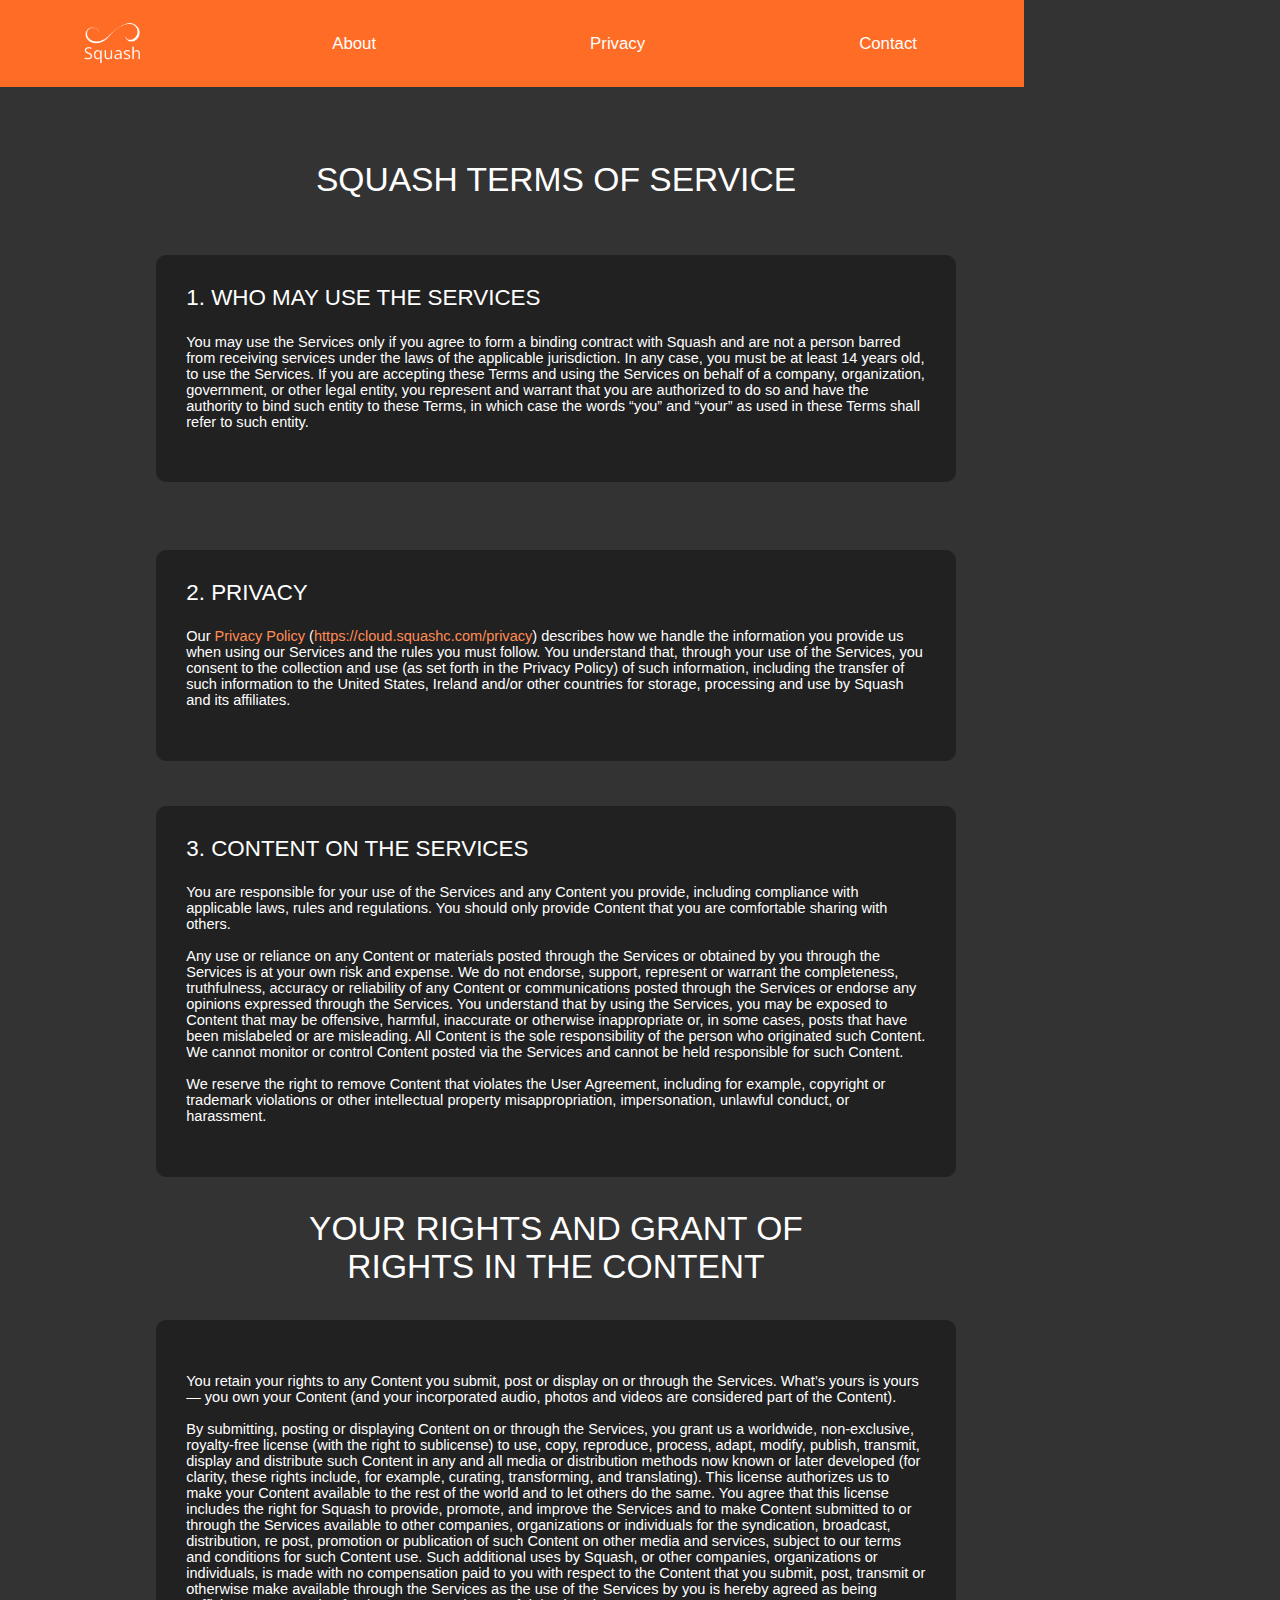
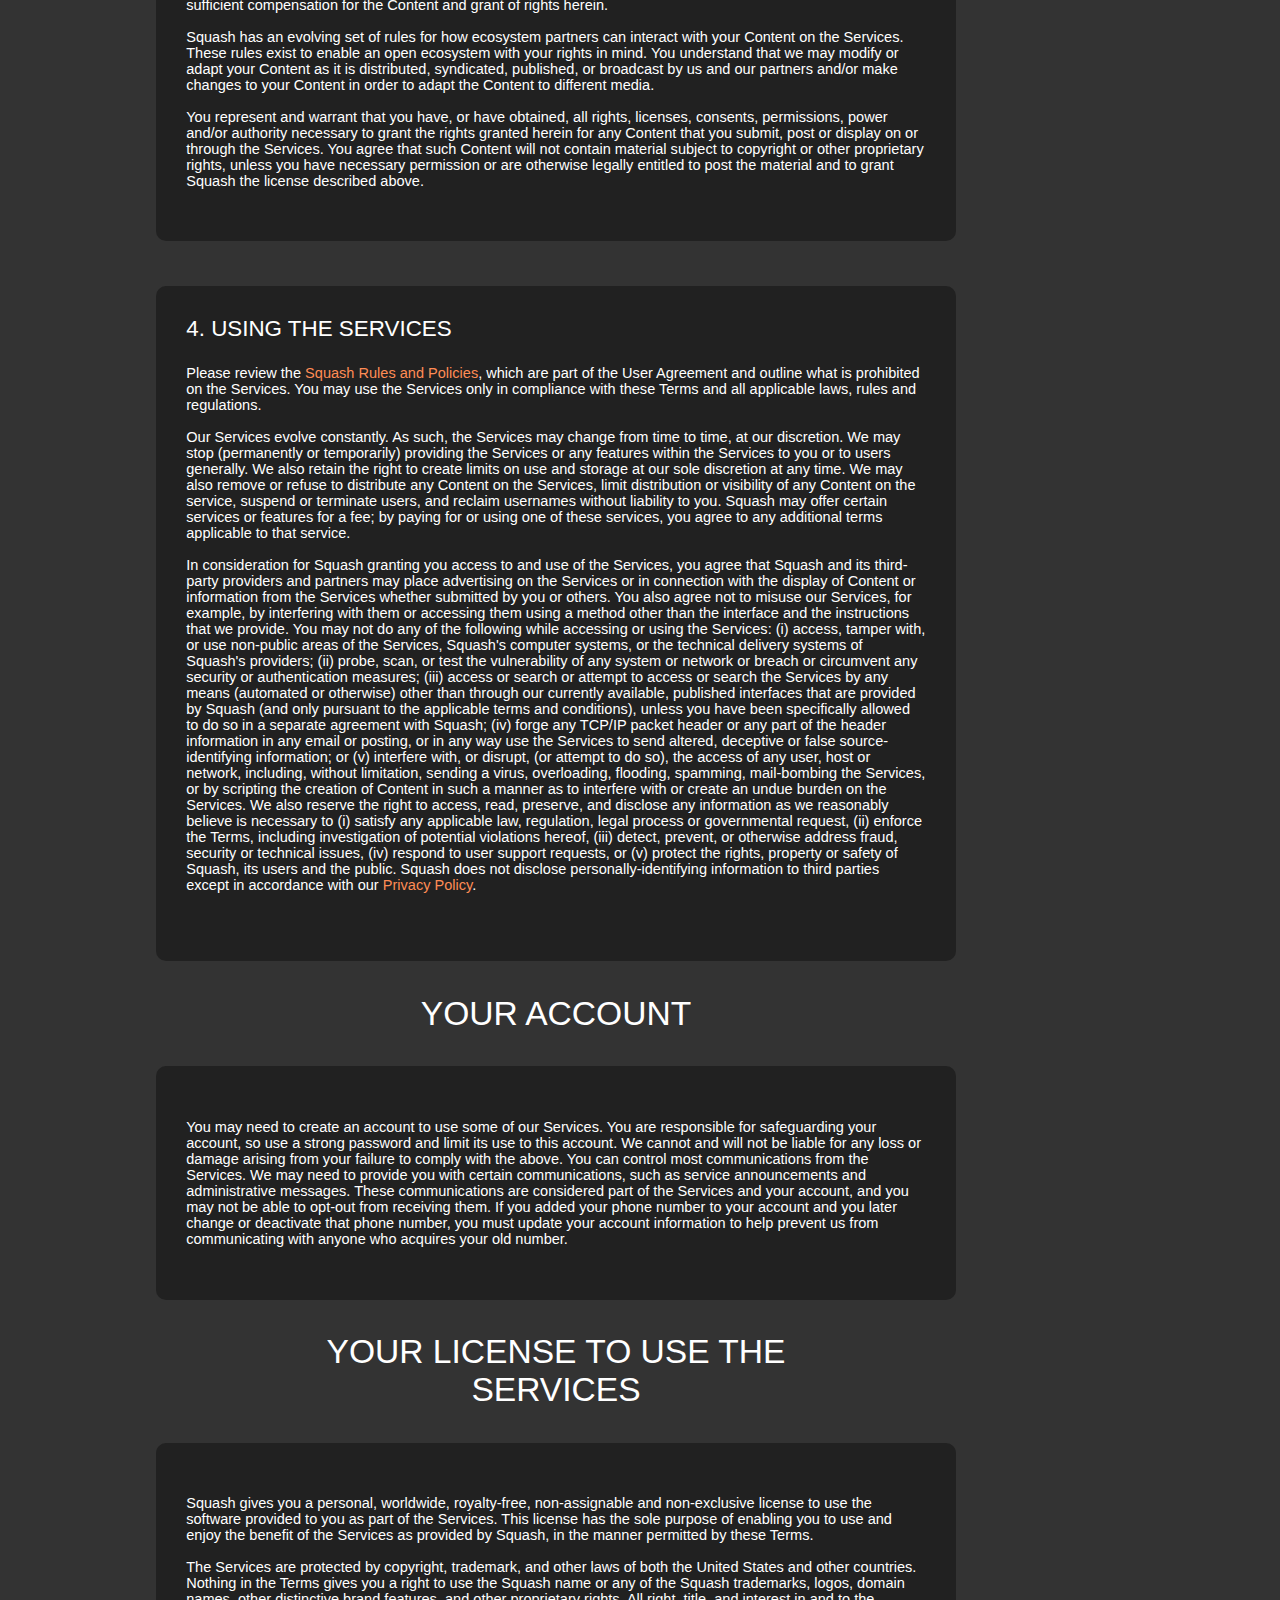
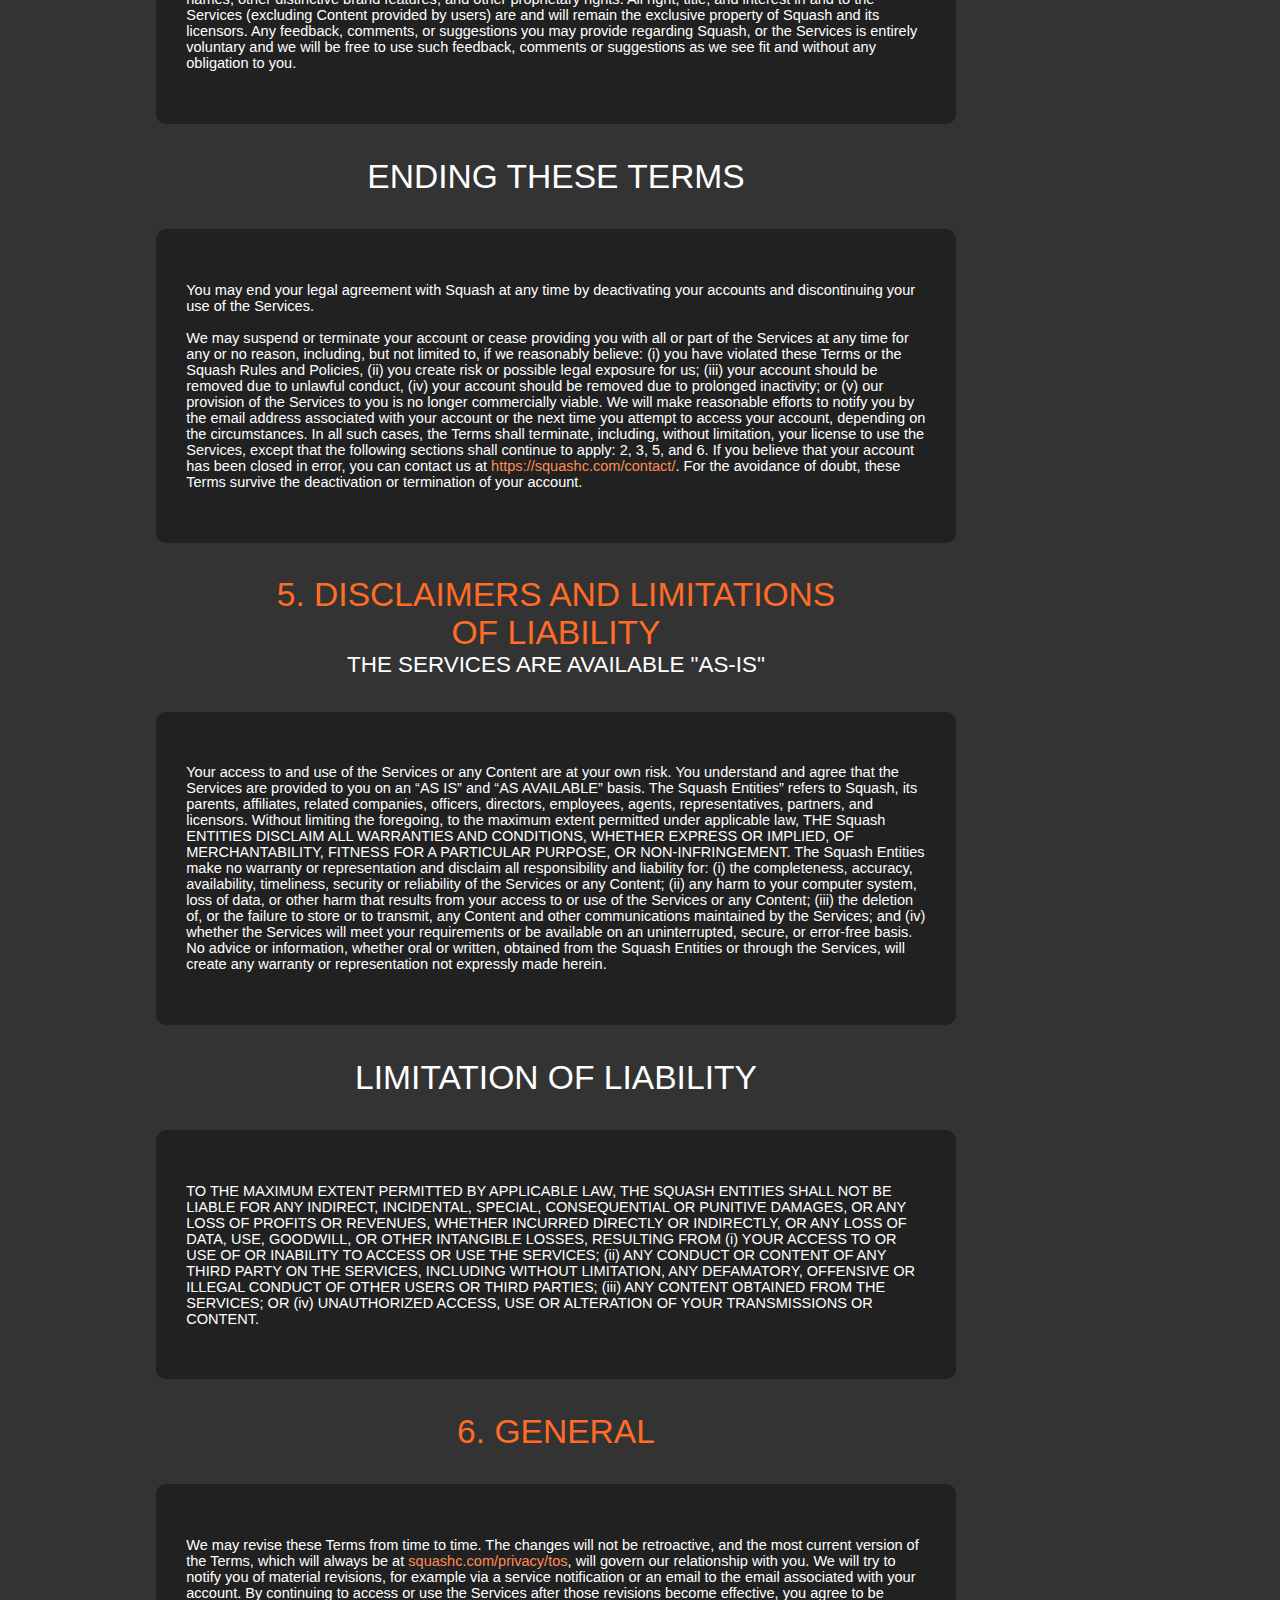
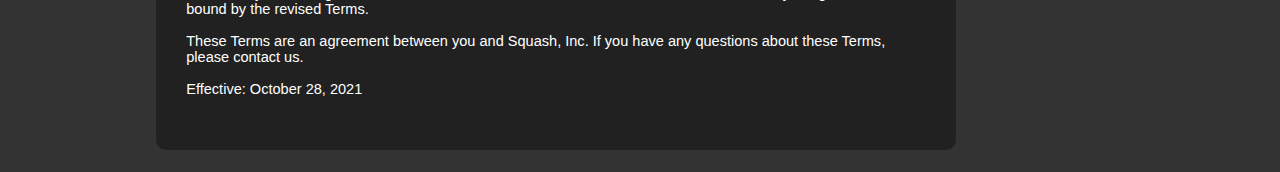
<file: public/privacy/tos/index.html>
<!DOCTYPE html>
<html lang="en">
<head>
    <!-- Primary Meta Tags -->
    <meta name="title" content="Squash | Terms of Service">
    <meta name="description" content="A service provider organization so that it can help you in everyday.">

    <!-- Open Graph / Facebook -->
    <meta property="og:type" content="website">
    <meta property="og:url" content="https://squashc.com/">
    <meta property="og:image" content="https://squashc.com/src/assets/icons/social_app_logo.png">

    <!-- Twitter -->
    <meta property="twitter:card" content="summary_large_image">
    <meta property="twitter:url" content="https://squashc.com/">
    <meta property="twitter:image" content="https://squashc.com/src/assets/icons/social_app_logo.png">

    <meta charset="UTF-8">
    <meta http-equiv="X-UA-Compatible" content="IE=edge">
    <meta name="viewport" content="width=device-width, initial-scale=1.0">

    <meta charset="UTF-8">
    <meta http-equiv="X-UA-Compatible" content="IE=edge">
    <meta name="viewport" content="width=device-width, initial-scale=1.0">
    <title>Squash | Terms of Service</title>

    <!-- Icon -->
    <link rel="shortcut icon" href="https://kauavitorio.com/host-items/logo-icon-png.png" type="image/x-icon">

    <!-- Color css -->
    <link rel="stylesheet" href="../../src/styles/colors.css" />

    <!-- Main css -->
    <link rel="stylesheet" href="../../src/styles/index.css" />

    <!-- Global css -->
    <link rel="stylesheet" href="../../src/styles/global.css" />

    <!-- Card css -->
    <link rel="stylesheet" href="../../src/styles/cards.css" />

    <!-- Tos css -->
    <link rel="stylesheet" href="../../privacy/tos/src/style.css" />
</head>
<body>
    
    <!-- Header Import  -->
    <iframe src="../../src/header/index.html"></iframe>

    <!-- Cards Container -->
    <div class="main-body">

        <!-- Page title theme -->
        <section id="home">

            <!-- Title -->
            <section class="page-header">
                <div class="container-title" style="display: block;">
                    <h1 class="title-page">Squash Terms of Service</h1>
                    <div id="google-translate">
                        <div id="google_translate_element"></div>
                    </div>
                </div>
            </section>
    
            <!-- 1. Who May Use the Services -->
            <section class="section-cards">
                <div class="card">
                    <div class="column-text">
                        <h2 class="title-card">1. Who May Use the Services</h2>
                        <h3 class="text-card privacy">You may use the Services only if you agree to form a binding contract with Squash and are not a person barred from receiving services under the laws of the applicable jurisdiction. In any case, you must be at least 14 years old, to use the Services. If you are accepting these Terms and using the Services on behalf of a company, organization, government, or other legal entity, you represent and warrant that you are authorized to do so and have the authority to bind such entity to these Terms, in which case the words “you” and “your” as used in these Terms shall refer to such entity.</h3>
                    </div>
                </div>
            </section>
    
            <!-- 2. Privacy -->
            <section class="section-cards">
                <div class="card">
                    <div class="column-text">
                        <h2 class="title-card">2. Privacy</h2>
                        <h3 class="text-card privacy">Our <a href="https://cloud.squashc.com/privacy/" class="spam-card">Privacy Policy</a> (<a href="https://cloud.squashc.com/privacy/" class="spam-card">https://cloud.squashc.com/privacy</a>) describes how we handle the information you provide us when using our Services and the rules you must follow. You understand that, through your use of the Services, you consent to the collection and use (as set forth in the Privacy Policy) of such information, including the transfer of such information to the United States, Ireland and/or other countries for storage, processing and use by Squash and its affiliates.</h3>
                    </div>
                </div>
            </section>
    
            <!-- 3. Content on the Services -->
            <section class="section-cards">
                <div class="card">
                    <div class="column-text">
                        <h2 class="title-card">3. Content on the Services</h2>
                        <h3 class="text-card privacy">You are responsible for your use of the Services and any Content you provide, including compliance with applicable laws, rules and regulations. You should only provide Content that you are comfortable sharing with others.
                            <br/><br/>
                        Any use or reliance on any Content or materials posted through the Services or obtained by you through the Services is at your own risk and expense. We do not endorse, support, represent or warrant the completeness, truthfulness, accuracy or reliability of any Content or communications posted through the Services or endorse any opinions expressed through the Services. You understand that by using the Services, you may be exposed to Content that may be offensive, harmful, inaccurate or otherwise inappropriate or, in some cases, posts that have been mislabeled or are misleading. All Content is the sole responsibility of the person who originated such Content. We cannot monitor or control Content posted via the Services and cannot be held responsible for such Content.
                            <br/><br/>
                        We reserve the right to remove Content that violates the User Agreement, including for example, copyright or trademark violations or other intellectual property misappropriation, impersonation, unlawful conduct, or harassment.
                        </h3>
                    </div>
                </div>
            </section>

        </section>

        <!-- Your Rights -->
        <section id="your-rights">

            <!-- Title -->
            <section class="page-header">
                <div class="container-title">
                    <h1 class="title-page">Your Rights and Grant of Rights in the Content</h1>
                </div>
            </section>

            <!-- 3. Content on the Services -->
            <section class="section-cards">
                <div class="card">
                    <div class="column-text">
                        <h3 class="text-card privacy">You retain your rights to any Content you submit, post or display on or through the Services. What’s yours is yours — you own your Content (and your incorporated audio, photos and videos are considered part of the Content).
                            <br/><br/>
                        By submitting, posting or displaying Content on or through the Services, you grant us a worldwide, non-exclusive, royalty-free license (with the right to sublicense) to use, copy, reproduce, process, adapt, modify, publish, transmit, display and distribute such Content in any and all media or distribution methods now known or later developed (for clarity, these rights include, for example, curating, transforming, and translating). This license authorizes us to make your Content available to the rest of the world and to let others do the same. You agree that this license includes the right for Squash to provide, promote, and improve the Services and to make Content submitted to or through the Services available to other companies, organizations or individuals for the syndication, broadcast, distribution, re post, promotion or publication of such Content on other media and services, subject to our terms and conditions for such Content use. Such additional uses by Squash, or other companies, organizations or individuals, is made with no compensation paid to you with respect to the Content that you submit, post, transmit or otherwise make available through the Services as the use of the Services by you is hereby agreed as being sufficient compensation for the Content and grant of rights herein.
                            <br/><br/>
                        Squash has an evolving set of rules for how ecosystem partners can interact with your Content on the Services. These rules exist to enable an open ecosystem with your rights in mind. You understand that we may modify or adapt your Content as it is distributed, syndicated, published, or broadcast by us and our partners and/or make changes to your Content in order to adapt the Content to different media.
                            <br/><br/>
                        You represent and warrant that you have, or have obtained, all rights, licenses, consents, permissions, power and/or authority necessary to grant the rights granted herein for any Content that you submit, post or display on or through the Services. You agree that such Content will not contain material subject to copyright or other proprietary rights, unless you have necessary permission or are otherwise legally entitled to post the material and to grant Squash the license described above.
                        </h3>
                    </div>
                </div>
            </section>

            <!-- 4. Using the Services -->
            <section class="section-cards">
                <div class="card">
                    <div class="column-text">
                        <h2 class="title-card">4. Using the Services</h2>
                        <h3 class="text-card privacy">Please review the <a href="https://cloud.squashc.com/privacy/direct/?page=4" class="spam-card">Squash Rules and Policies</a>, which are part of the User Agreement and outline what is prohibited on the Services. You may use the Services only in compliance with these Terms and all applicable laws, rules and regulations.
                            <br/><br/>
                        Our Services evolve constantly. As such, the Services may change from time to time, at our discretion. We may stop (permanently or temporarily) providing the Services or any features within the Services to you or to users generally. We also retain the right to create limits on use and storage at our sole discretion at any time. We may also remove or refuse to distribute any Content on the Services, limit distribution or visibility of any Content on the service, suspend or terminate users, and reclaim usernames without liability to you. Squash may offer certain services or features for a fee; by paying for or using one of these services, you agree to any additional terms applicable to that service.
                            <br/><br/>
                        In consideration for Squash granting you access to and use of the Services, you agree that Squash and its third-party providers and partners may place advertising on the Services or in connection with the display of Content or information from the Services whether submitted by you or others. You also agree not to misuse our Services, for example, by interfering with them or accessing them using a method other than the interface and the instructions that we provide. You may not do any of the following while accessing or using the Services: (i) access, tamper with, or use non-public areas of the Services, Squash's computer systems, or the technical delivery systems of Squash's providers; (ii) probe, scan, or test the vulnerability of any system or network or breach or circumvent any security or authentication measures; (iii) access or search or attempt to access or search the Services by any means (automated or otherwise) other than through our currently available, published interfaces that are provided by Squash (and only pursuant to the applicable terms and conditions), unless you have been specifically allowed to do so in a separate agreement with Squash; (iv) forge any TCP/IP packet header or any part of the header information in any email or posting, or in any way use the Services to send altered, deceptive or false source-identifying information; or (v) interfere with, or disrupt, (or attempt to do so), the access of any user, host or network, including, without limitation, sending a virus, overloading, flooding, spamming, mail-bombing the Services, or by scripting the creation of Content in such a manner as to interfere with or create an undue burden on the Services. We also reserve the right to access, read, preserve, and disclose any information as we reasonably believe is necessary to (i) satisfy any applicable law, regulation, legal process or governmental request, (ii) enforce the Terms, including investigation of potential violations hereof, (iii) detect, prevent, or otherwise address fraud, security or technical issues, (iv) respond to user support requests, or (v) protect the rights, property or safety of Squash, its users and the public. Squash does not disclose personally-identifying information to third parties except in accordance with our <a href="https://cloud.squashc.com/privacy/" class="spam-card">Privacy Policy</a>.
                            <br/><br/>
                        </h3>
                    </div>
                </div>
            </section>
        </section>

        <!-- Your Account -->
        <section id="your-account">

            <!-- Title -->
            <section class="page-header">
                <div class="container-title">
                    <h1 class="title-page">Your Account</h1>
                </div>
            </section>
    
            <!-- Account Desc -->
            <section class="section-cards">
                <div class="card">
                    <div class="column-text">
                        <h3 class="text-card privacy">You may need to create an account to use some of our Services. You are responsible for safeguarding your account, so use a strong password and limit its use to this account. We cannot and will not be liable for any loss or damage arising from your failure to comply with the above.
                            You can control most communications from the Services. We may need to provide you with certain communications, such as service announcements and administrative messages. These communications are considered part of the Services and your account, and you may not be able to opt-out from receiving them. If you added your phone number to your account and you later change or deactivate that phone number, you must update your account information to help prevent us from communicating with anyone who acquires your old number.
                        </h3>
                    </div>
                </div>
            </section>

        </section>

        <!-- Your License to Use the Services -->
        <section id="license-to-use-services">

            <!-- Title -->
            <section class="page-header">
                <div class="container-title">
                    <h1 class="title-page">Your License to Use the Services</h1>
                </div>
            </section>
    
            <!-- Desc -->
            <section class="section-cards">
                <div class="card">
                    <div class="column-text">
                        <h3 class="text-card privacy">Squash gives you a personal, worldwide, royalty-free, non-assignable and non-exclusive license to use the software provided to you as part of the Services. This license has the sole purpose of enabling you to use and enjoy the benefit of the Services as provided by Squash, in the manner permitted by these Terms.
                            <br/><br/>
                        The Services are protected by copyright, trademark, and other laws of both the United States and other countries. Nothing in the Terms gives you a right to use the Squash name or any of the Squash trademarks, logos, domain names, other distinctive brand features, and other proprietary rights. All right, title, and interest in and to the Services (excluding Content provided by users) are and will remain the exclusive property of Squash and its licensors. Any feedback, comments, or suggestions you may provide regarding Squash, or the Services is entirely voluntary and we will be free to use such feedback, comments or suggestions as we see fit and without any obligation to you.
                        </h3>
                    </div>
                </div>
            </section>

        </section>

        <!-- Ending These Terms -->
        <section id="license-to-use-services">

            <!-- Title -->
            <section class="page-header">
                <div class="container-title">
                    <h1 class="title-page">Ending These Terms</h1>
                </div>
            </section>
    
            <!-- Desc -->
            <section class="section-cards">
                <div class="card">
                    <div class="column-text">
                        <h3 class="text-card privacy">You may end your legal agreement with Squash at any time by deactivating your accounts and discontinuing your use of the Services.
                            <br/><br/>
                        We may suspend or terminate your account or cease providing you with all or part of the Services at any time for any or no reason, including, but not limited to, if we reasonably believe: (i) you have violated these Terms or the Squash Rules and Policies, (ii) you create risk or possible legal exposure for us; (iii) your account should be removed due to unlawful conduct, (iv) your account should be removed due to prolonged inactivity; or (v) our provision of the Services to you is no longer commercially viable. We will make reasonable efforts to notify you by the email address associated with your account or the next time you attempt to access your account, depending on the circumstances. In all such cases, the Terms shall terminate, including, without limitation, your license to use the Services, except that the following sections shall continue to apply: 2, 3, 5, and 6. If you believe that your account has been closed in error, you can contact us at <a href="https://squashc.com/contact/" class="spam-card">https://squashc.com/contact/</a>. For the avoidance of doubt, these Terms survive the deactivation or termination of your account.
                        </h3>
                    </div>
                </div>
            </section>

        </section>

        <!-- Disclaimers and Limitations of Liability -->
        <section id="license-to-use-services">

            <!-- Title -->
            <section class="page-header">
                <div class="container-title" style="display: block;">
                    <h1 class="title-page"><spam>5. Disclaimers and Limitations of Liability</spam></h1>
                    <h1 class="title-page as-is">The Services are Available "AS-IS"</h1>
                </div>
            </section>
    
            <!-- Desc -->
            <section class="section-cards">
                <div class="card">
                    <div class="column-text">
                        <h3 class="text-card privacy">Your access to and use of the Services or any Content are at your own risk. You understand and agree that the Services are provided to you on an “AS IS” and “AS AVAILABLE” basis. The Squash Entities” refers to Squash, its parents, affiliates, related companies, officers, directors, employees, agents, representatives, partners, and licensors. Without limiting the foregoing, to the maximum extent permitted under applicable law, THE Squash ENTITIES DISCLAIM ALL WARRANTIES AND CONDITIONS, WHETHER EXPRESS OR IMPLIED, OF MERCHANTABILITY, FITNESS FOR A PARTICULAR PURPOSE, OR NON-INFRINGEMENT. The Squash Entities make no warranty or representation and disclaim all responsibility and liability for: (i) the completeness, accuracy, availability, timeliness, security or reliability of the Services or any Content; (ii) any harm to your computer system, loss of data, or other harm that results from your access to or use of the Services or any Content; (iii) the deletion of, or the failure to store or to transmit, any Content and other communications maintained by the Services; and (iv) whether the Services will meet your requirements or be available on an uninterrupted, secure, or error-free basis. No advice or information, whether oral or written, obtained from the Squash Entities or through the Services, will create any warranty or representation not expressly made herein.
                        </h3>
                    </div>
                </div>
            </section>

        </section>

        <!-- Limitation of Liability -->
        <section id="license-to-use-services">

            <!-- Title -->
            <section class="page-header">
                <div class="container-title">
                    <h1 class="title-page">Limitation of Liability</h1>
                </div>
            </section>
    
            <!-- Desc -->
            <section class="section-cards">
                <div class="card">
                    <div class="column-text">
                        <h3 class="text-card privacy">TO THE MAXIMUM EXTENT PERMITTED BY APPLICABLE LAW, THE SQUASH ENTITIES SHALL NOT BE LIABLE FOR ANY INDIRECT, INCIDENTAL, SPECIAL, CONSEQUENTIAL OR PUNITIVE DAMAGES, OR ANY LOSS OF PROFITS OR REVENUES, WHETHER INCURRED DIRECTLY OR INDIRECTLY, OR ANY LOSS OF DATA, USE, GOODWILL, OR OTHER INTANGIBLE LOSSES, RESULTING FROM (i) YOUR ACCESS TO OR USE OF OR INABILITY TO ACCESS OR USE THE SERVICES; (ii) ANY CONDUCT OR CONTENT OF ANY THIRD PARTY ON THE SERVICES, INCLUDING WITHOUT LIMITATION, ANY DEFAMATORY, OFFENSIVE OR ILLEGAL CONDUCT OF OTHER USERS OR THIRD PARTIES; (iii) ANY CONTENT OBTAINED FROM THE SERVICES; OR (iv) UNAUTHORIZED ACCESS, USE OR ALTERATION OF YOUR TRANSMISSIONS OR CONTENT.
                        </h3>
                    </div>
                </div>
            </section>

        </section>

        <!-- 6. General -->
        <section id="license-to-use-services">

            <!-- Title -->
            <section class="page-header">
                <div class="container-title">
                    <h1 class="title-page"><spam>6. General</spam></h1>
                </div>
            </section>
    
            <!-- Desc -->
            <section class="section-cards">
                <div class="card">
                    <div class="column-text">
                        <h3 class="text-card privacy">We may revise these Terms from time to time. The changes will not be retroactive, and the most current version of the Terms, which will always be at <a href="https://squashc.com/privacy/tos/" class="spam-card">squashc.com/privacy/tos</a>, will govern our relationship with you. We will try to notify you of material revisions, for example via a service notification or an email to the email associated with your account. By continuing to access or use the Services after those revisions become effective, you agree to be bound by the revised Terms.
                            <br/><br/>
                        These Terms are an agreement between you and Squash, Inc. If you have any questions about these Terms, please contact us.<br/><br/>
                        <b>Effective</b>: October 28, 2021
                        </h3>
                    </div>
                </div>
            </section>

        </section>

    </div>

    <!-- Google Translate Button -->
    <script type="text/javascript" src="//translate.google.com/translate_a/element.js?cb=googleTranslateElementInit"></script>
    <script type="text/javascript" src="../../src/scripts/translate.js"></script>

</body>
</html>
</file>
<file: public/src/styles/colors.css>
:root {
    --black: #333;
    --white: #fff;
    --black-card: #212121;
    --orange: #FF6C26;
    --orange-light: #FF8C55;
    --blue: #1D84FE;
    --purple: #6562FF;
}
</file>
<file: public/src/styles/index.css>
* {
    padding: 0;
    margin: 0;
}

/*body{
    cursor: url(../assets/icons/ic_cursor.png), auto;
}*/

/* Gradient Scrollbar */
body::-webkit-scrollbar {
    width: 8px;
}

body::-webkit-scrollbar-track {
background:  linear-gradient(0deg, var(--purple) 0%, var(--orange) 100%);
}

body::-webkit-scrollbar-thumb {
background: transparent; /* opacity: 0; should do the thing either */
box-shadow: 0px 0px 0px 100000vh rgba(0, 0, 0, 0.767);
border-radius: 20px;
}
</file>
<file: public/src/styles/global.css>
* {
    margin: 0;
    padding: 0;
    box-sizing: border-box;
}

html {
    font-size: 93.5%;
}

body {
    width: 100%;
    background: var(--black);
    overflow: auto;
}

iframe {
    width: 100%;
    height: 100%; 
    border: none; 
    margin: 0; 
    padding: 0; 
    box-sizing: border-box;
    display: block;
    overflow: hidden;
}

#loc {
    background: var(--black);
}

#container-main {
    width: min(90vw, 800px);
    margin-inline: auto;
    padding: 1rem;
}

.page-header{
    width: min(90vw, 800px);
    margin-inline: auto;
    text-align: center;
}

.gradient-text{
    background: linear-gradient(to right, var(--orange),var(--blue),var(--purple));
    background-size: 500% 500%;
    animation: rainbow-text-animation 2s ease-in-out infinite;
    background-clip: text;
    -webkit-background-clip:text;
    transition: color .2s ease-in-out;
}

.gradient-text:hover{
    color:rgba(0,0,0,0);
}
@keyframes rainbow-text-animation { 
    0%{background-position:left}
    50%{background-position:right}
    100%{background-position:left}
}

/* ======== RESPONSIVE ======== */


@media (max-width: 800px) {
    html {
        font-size: 87.75%;  
    }
    .main-body {
        height: 250vh;
    }

    iframe{
        height: min(20vw, 40vw);
    }
}

@media (width: 768px) {
    html {
        font-size: 75.75%;
    }
    
    .main-body {
        height: 150vh;
    }
    
    .title-page {
        text-align: center;
    }
}

@media (width: 1024px) {
    html {
        font-size: 70%;
    }
    .main-body {
        height: 170vh;
    }
}

@media (width: 1280px) {
    html {
        font-size: 70%;
    }
    iframe {
        width: 80%;
    }
    .page-header {
        padding-right: 15rem;
    } 
    .card {
        width: min(40vw, 710px);
    }

    .section-cards{
        padding-right: 15rem;
    }
}
</file>
<file: public/src/styles/cards.css>
/*======== CARDS ========*/

.section-cards{
    width: 100%;
    display: flex;
    justify-content: center;
}

.card {
    width: min(90vw, 800px);
    display: flex;
    align-items: center;
    justify-content:center;
    background: var(--black-card);
    margin-top: 2rem;
    margin-bottom: 2rem;
    padding: 2.7rem;
    border-radius: 10px;
}

.card.about{
    margin-bottom: 2rem;
}

.title-card {
    font: 500 2rem Roboto, sans-serif;
    color: var(--white);
    text-transform: uppercase;
}

.text-card {
    font: 300 2rem Roboto, sans-serif;

    margin-top: 2rem;
    margin-bottom: 2rem;
    color: var(--white);
}

.text-card-semi {
    font: 300 1.5rem Roboto, sans-serif;

    margin-top: 2rem;
    margin-bottom: 2rem;
    color: var(--white);
}

.spam-card{
    color: var(--orange-light);
    text-decoration: none;
}

.spam-card:hover{
    font-size: 1.6rem;
    color: var(--blue);
    transition: all 0.4s;
    cursor: pointer;
}

.hover-base:hover{
    font-size: 1.5rem;
    color: var(--orange-light);
    transition: all 0.4s;
    cursor: pointer;
}

.text-card.about {
    font-size: 1.5rem;
}

.section-cards:nth-last-child(3) {
    margin-bottom: 2rem;
}

.text-link {
    font: 300 2rem Roboto, sans-serif;
    color: var(--white);
    text-transform: uppercase;
}

.text-link.privacy{
    font-size: 1rem;
}

.img-aboutUs {
    width: 18rem;
}

.img-aboutUs.short{
    width: 10rem;
    padding: 1rem;
}

.img-support-us{
    width: 14rem;
}

/* ======== RESPONSIVE ======== */
@media (max-width: 800px) {
    div.card.about{
        margin-bottom: 0rem;
    }
    .card {
        margin-top: 2rem;
        width: 70vw;
    }
    .column-img {
        display: none;
    }
    .title-card  {
        font-size: 1.5rem;
    }
    .text-card {
        font-size: 1rem;
        width: 45vw;
    }
    .text-card-semi{
        font-size: 1rem;
        width: 45vw;
    }
    .text-link {
        font-size: 1rem;
    }

    .text-card.about {
        font-size: 1.2rem;
    }

    .card.about{
        margin-bottom: 8rem;
    }
}
</file>
<file: public/src/styles/contact.css>
.sr-only {
    visibility: hidden;
    overflow: hidden;
    clip: rect(0, 0, 0, 0);
    white-space: nowrap;
    border-width: 0;
    margin-bottom: 0.3rem;
    color: var(--white);
    font-weight: 500;
    transition: 0.4s;
}

.container-contact {
    margin: 1.5rem;
    display: flex;
    width: 70vw;
    margin-inline: auto;
}

.box-contact {
    background: #212121;
    display: flex;
    flex-direction: column;
    justify-content: center;
    text-align: center;
    padding: 3rem;
    padding-bottom: 10rem;
    border-radius: 10px;
}

.title-contact {
    font: 400 2rem "Ubuntu", sans-serif; ;
    color: var(--white);
    text-align: center;
    margin: 1rem;
}

.text-contact {
    font: 400 1.2rem "Ubuntu", sans-serif; ;
    color: var(--white);
    text-align: center;
    margin: 1rem;
}

.container-phone, .container-email {
    display: flex;
    justify-content: flex-start;
    align-items: center;
    margin: 1rem;
}

.icon-phone, .icon-envelope {
    width: 2.5rem;
}

.text-phone, .text-email {
    margin-left: 1rem;
    color: var(--white);
    font: 400 1.2rem "Ubuntu", sans-serif;
}


.box-form form {    
    width: 35vw;
    display: flex;
    flex-direction: column;
    margin: 1rem;
    padding-left: 5rem;
}

.box-form form label {
    color: #E5E5E5;
    font: 400 1rem "Ubuntu", sans-serif;
    text-align: left;
    
}

.box-form form input {
    background: none;
    margin: 0.5rem;
    border: none;
    outline: none;
    border-bottom: solid 2px var(--white);
    margin-bottom: 5rem;
    font: 400 1.2rem "Ubuntu", sans-serif;
    color: var(--white);
    
}

.box-form form input::placeholder, 
.text-message::placeholder {
    color: var(--white);
    font: 400 1.3rem "Ubuntu", sans-serif;
}

.text-message {
    font: 400 1rem "Ubuntu", sans-serif;
    margin: 0.5rem;
    margin-top: 3rem;
    background: none;
    outline: none;
    border: none;
    border-bottom: 2px solid #fff;
    resize: none;
    color: var(--white);
}

.box-form form input:focus,
.text-message:focus {
    border-bottom: solid 2px var(--orange);
}

.btn-form-contact {
    margin: 0.5rem;
    margin-top: 3rem;
    font: 400 1rem "Ubuntu", sans-serif;
    background-color: var(--orange);
    padding: 1.3rem;
    width: 50%;
    color: var(--white);
    border: none !important;
    border-radius: 5px;
    cursor: pointer;
    transition: 0.4s;
}

.btn-form-contact:hover {
    opacity: 90%;
}


/* ======== RESPONSIVE ======== */
@media (max-width: 800px) {
    .container-contact {
        flex-direction: column;
        justify-content: center;
        height: 150vh;
        margin-inline: auto;
    }
    .container-text {
        display: flex;
        flex-direction: column;
        justify-content: center;
    }
    .container-phone, .container-email {
        justify-content: center;
        margin: 0.5rem;
    }
    
    .icon-phone, .icon-envelope {
        width: 1.3rem;
    }
    
    .text-phone, .text-email {
        font-size: 0.9rem;
    }
    
    .box-form form {
        margin-top: 3rem;
        width: 70vw;
        padding-left: 0rem;
        display: flex;
        justify-content:center;
    }
}

@media (width: 768px) {
    .container-contact {
        padding-bottom: 60rem
    }
} 

@media(width: 280px) {
    .title-contact {
        font-size: 1.4rem;
    }
    .text-contact {
        font-size: 1rem;
    }
}
</file>
<file: public/documentation/src/css/homeDoc.css>
/* ========== GLOBAL ===============*/

:root{
    --black: #212121;
    --white: #fff;
    --orange: #ff6c26;
    --blue: #4ECAFF;
}

* {
    margin: 0;
    padding: 0;
    box-sizing: border-box;
}

html {
    font-size: 93.75%; /* Equivale a 15px */
    overflow: auto;
}

body{
    background: var(--white);
}

main{
    display: flex;
    flex-direction: column;
    justify-content: space-between;
    margin: 5rem;
}

.logo {
    width: 8rem;
    margin-left: 5rem;
    margin-right: 2rem;
}

a{
    text-decoration: none;
}

h2 {
    color: #000;
    font: bold 4rem 'Roboto', sans-serif;
    margin-bottom: 2rem;
}

h2 {
    color: #000;
    font: bold 4rem 'Roboto', sans-serif;
    margin-bottom: 2rem;
}


h3 {
    margin-bottom: 0.5rem;
    font: bold 1.5rem 'Questrial', sans-serif;
    letter-spacing:1px;
}

h4 {
    color: #fff;
    font: bold 1rem 'Roboto', sans-serif;
    margin-top: 1rem;
    text-transform: uppercase;
}


.text-footer {
    color: #fff;
    font: normal 1rem 'Questrial', sans-serif;
    letter-spacing:1px;
    line-height: 25px;
    transition: 0.2s;
}
.text-footer:hover {
    text-decoration: underline;
}

/* ================= NAVBAR ============================*/

header {
    background: var(--black);

}
nav {
    display: flex;
    justify-content: space-between;
}

ul {
    display: flex;
    list-style: none;
    align-items: center;
}
.link {
    color: var(--white);
}
.link.squash {
    background: none;
    font: normal 2rem 'Roboto', sans-serif;
}

.link.dev{
    background: none;
    font: normal 2rem 'Questrial', sans-serif;
    letter-spacing:1px;
}

.link.action{
    font: normal 1.5rem 'Questrial', sans-serif;
    letter-spacing: 1px;
    padding: 50px;
    display: flex;
    align-items: center;
    transition: 0.5s;
}
.link.action:hover{
    background-color: var(--orange);
}

#loc {
    color: var(--orange);
}
#loc:hover {
    color: var(--white);
}

.menu-icon {
    display: none;
    visibility: hidden;
}

/* ======================= CONTENT ======================= */
.text-main, .subText-main {
    margin-left: 3rem;
}

.container {
    margin-top: 3rem;
    display: flex;
}

.block {
    padding: 3rem 5rem;
    background-color:var(--black);
    margin-inline: auto;
    text-align: center;
    transition: 0.8s;
    cursor: pointer;
}

.block:hover {
    background-color: var(--orange)
}

.block img { 
    width: 6rem;
}


/* ================== FOOTER ============================== */
footer {
    background: var(--black);
    margin-top: 1rem;
    padding: 2rem;
    display: grid;
    grid-template-columns: repeat(4, 4fr);
    gap: 2rem;
}

hr{
    height: 85%;
    border-color:#212121;
    width:0;
}

.footer.docs, .footer.help {
    color: var(--white);
    text-align: center;
}



/* ================== RESPONSIVE ================== */

@media (max-width: 800px) {
    html{
        font-size: 87.5%; /* Equivale a 14px */
        overflow: auto;
    }
    h2{
        font-size:2rem;
    }
    nav {
        justify-content:space-around;
    }
    .logo{
        width:5rem;
        margin: 0;
    }
    .link.squash, .link.dev{
        display: none;
    }
    .link.action {
        font: normal 1rem 'Questrial', sans-serif;
        letter-spacing: 1px;
        padding: 5px;
        display: flex;
        align-items: center;
        transition: 0.5s;
    } 
    .menu-icon {
        display: flex;
        position: relative;
        width:3rem;
        visibility: visible;
    }
    .text-main, .subText-main {
        margin: 0.5rem;
        text-align: center;
    }
    main {
        justify-content: center;
        align-items: center;
    }
    .container {
        display:flex;
        flex-direction: column;
    }
    .block {
        margin-top: 0.5rem;
    }
    footer{
        overflow: auto;
    }
}
</file>
<file: public/src/styles/privacy.css>
/*======== CARDS ========*/

.container-title {
    display: flex;
    justify-content: space-between;
    align-items: center;
    padding: 1rem;
}

.title-page {
    width: 80%;
    font: 500 3rem Roboto, sans-serif;
    text-transform: uppercase;
    color: var(--white);
}

.card {
    margin-top: 3rem;
    margin-bottom: 0rem;
}

.text-privacy-link {
    font: 500 1.5rem Roboto, sans-serif;
    color: var(--white);
}

.text-card.privacy {
    font: 400 1.3rem Roboto, sans-serif;
}


/* ======== RESPONSIVE ======== */
@media (max-width: 800px) {
    .container-title {
        flex-direction: column;
    }
    .title-page {
        font-size: 2rem;
    }
    .text-privacy-link{
        font-size: 1rem;
    }
    .text-card.privacy {
        font-size: 1.2rem;
    }
}
</file>
<file: public/projects/src/style.css>
body{
    background-color: black;
}
</file>
<file: public/src/styles/projects.css>
.title-page {
    color: var(--white);
    font: 500 3rem Roboto, sans-serif;
    text-align:center;
    margin-top: 2rem;
    margin-bottom: 2rem;
}

.container-box {
    display: flex;
    flex-direction: column;
}

.container-projects, .container-services {
    display: flex;
    text-align: center;
    justify-content: center;
}

.box {
    background-color: #212121;
    width: 20%;
    padding: 3rem 12rem 0rem 12rem;
    margin: 1rem;
    border-radius: 10px;
    transition: 0.4s;
    text-align: center;
    display: flex;
    flex-direction: column;
    align-items: center;
    box-shadow: rgba(0, 0, 0, 0.35) 0px 5px 15px;
}

.box:hover {
    transform: translateY(-3%);
    box-shadow: rgb(32, 32, 32) 0px 5px, rgba(17, 17, 17, 0.3) 0px 10px, rgba(17, 17, 17, 0.2) 0px 15px, rgba(12, 12, 12, 0.1) 0px 20px, rgba(0, 0, 0, 0.068) 0px 25px;
    
}

.box > h3 {
    color: var(--white);
    text-align: center;
    font: 400 1.8rem Roboto, sans-serif;
    text-transform: uppercase
}

.box > h4 {
    color: var(--white);
    text-align: center;
    font: 400 1rem Roboto, sans-serif;
    width: 20vw;
}

.box > a {
    width: 23.5vw;
    padding: 1rem;
    margin-top: 2.5rem;
    border-bottom-left-radius: 10px;
    border-bottom-right-radius: 10px;
    color: var(--white);
    font: 400 1rem Roboto, sans-serif;
    text-transform: uppercase;
    text-decoration: none;
}

.container-projects > .box {
    border: solid 2px #6562FF;
}

.container-projects > .box > a{
    background-color: #6562FF;
}

.container-services > .box {
    border: solid 2px #1D84FE;
}


.container-services > .box > a{
    background-color: #1D84FE;
}    


/* MOTO G4, IPHONES E ETC...*/
@media (max-width: 800px) {
    .title-page {
        font-size: 2rem;
    }
    .container-box {
        margin-bottom: 20rem;
        padding: 0rem;
    }
    .container-projects, .container-services {
        flex-direction: column;
        align-items: center;
        padding: 0rem;
    }
    .box {
        width: 20%;
        padding: 1rem 10rem 0rem 10rem;
    }
    
    .box > h3 {
        font-size: 1.3rem;
    }
    .box > h4 {
        font-size: 0.92rem;
        width: 40vw;
    }
    .box > a {
        width: 50vw;
        border-radius: 10px;
        margin-top: 0.5rem;
        margin-bottom: 1rem;
    }
}


/* GALAXY FOLD */
@media (width: 280px) {
    .box {
        width: 20%;
        padding: 1rem 8rem 0rem 8rem;
    }
}


/* IPAD */
@media (width: 768px) {
    .title-page {
        margin-top: 0rem;
    }
    .container-box {
        margin-bottom: 32rem;
        padding: 0rem;
    }
    .box > a {
        width: 20vw;
    }
}

/* IPAD PRO*/
@media (width: 1024px) {
    .box > a {
        border-radius: 10px;
        margin-top: 0.5rem;
        margin-bottom: 1rem;
    }
}

/* NEST HUB MAX*/
@media (width: 1280px) {
    .title-page{
        margin-right:  20rem;
    }
    .container-box {
        margin-bottom: 20rem;
        margin-right:  20rem;
        padding: 0rem;
    }
    .container-projects, .container-services {
        flex-direction: column;
        align-items: center;
        padding: 0rem;
    }
    .box > a {
        width: 21.3vw;
    }
}
</file>
<file: public/support-us/src/style.css>
spam{
    color: var(--orange);
}

.section-cards{
    margin-bottom: 1rem;
}
</file>
<file: public/src/styles/team.css>
.title {
    text-align: center;
    font: 500 3rem Roboto, sans-serif;
    text-transform: uppercase;
    color: var(--white);
}

.container-cards {
    display: flex;
    justify-content: center;
}

.img-team {
    width: 100%;
}

.cargos {
    position: absolute;
}

.container-title {
    display: flex;
    justify-content: space-between;
    align-items: center;
    padding: 1rem;
}

.title-page.as-is{
    font-size: 2rem;
}

.title-page {
    width: 100%;
    font: 500 3rem Roboto, sans-serif;
    text-transform: uppercase;
    color: var(--white);
}
</file>
<file: public/privacy/tos/src/style.css>
spam{
    color: var(--orange);
}

.container-title {
    display: flex;
    justify-content: space-between;
    align-items: center;
    padding: 1rem;
}

.title-page.as-is{
    font-size: 2rem;
}

.title-page {
    width: 100%;
    font: 500 3rem Roboto, sans-serif;
    text-transform: uppercase;
    color: var(--white);
}

.text-card{
    font-size: 1.3rem;
    width: 100%;
}

.spam-card:hover{
    font-size: 1.3rem;
    cursor: pointer;
}

#google_translate_element{
    margin-top: 2rem;
}

/* ======== RESPONSIVE ======== */
@media (max-width: 800px) {
    
    .text-card{
        font-size: 1rem;
        width: 100%;
    }
}
</file>
